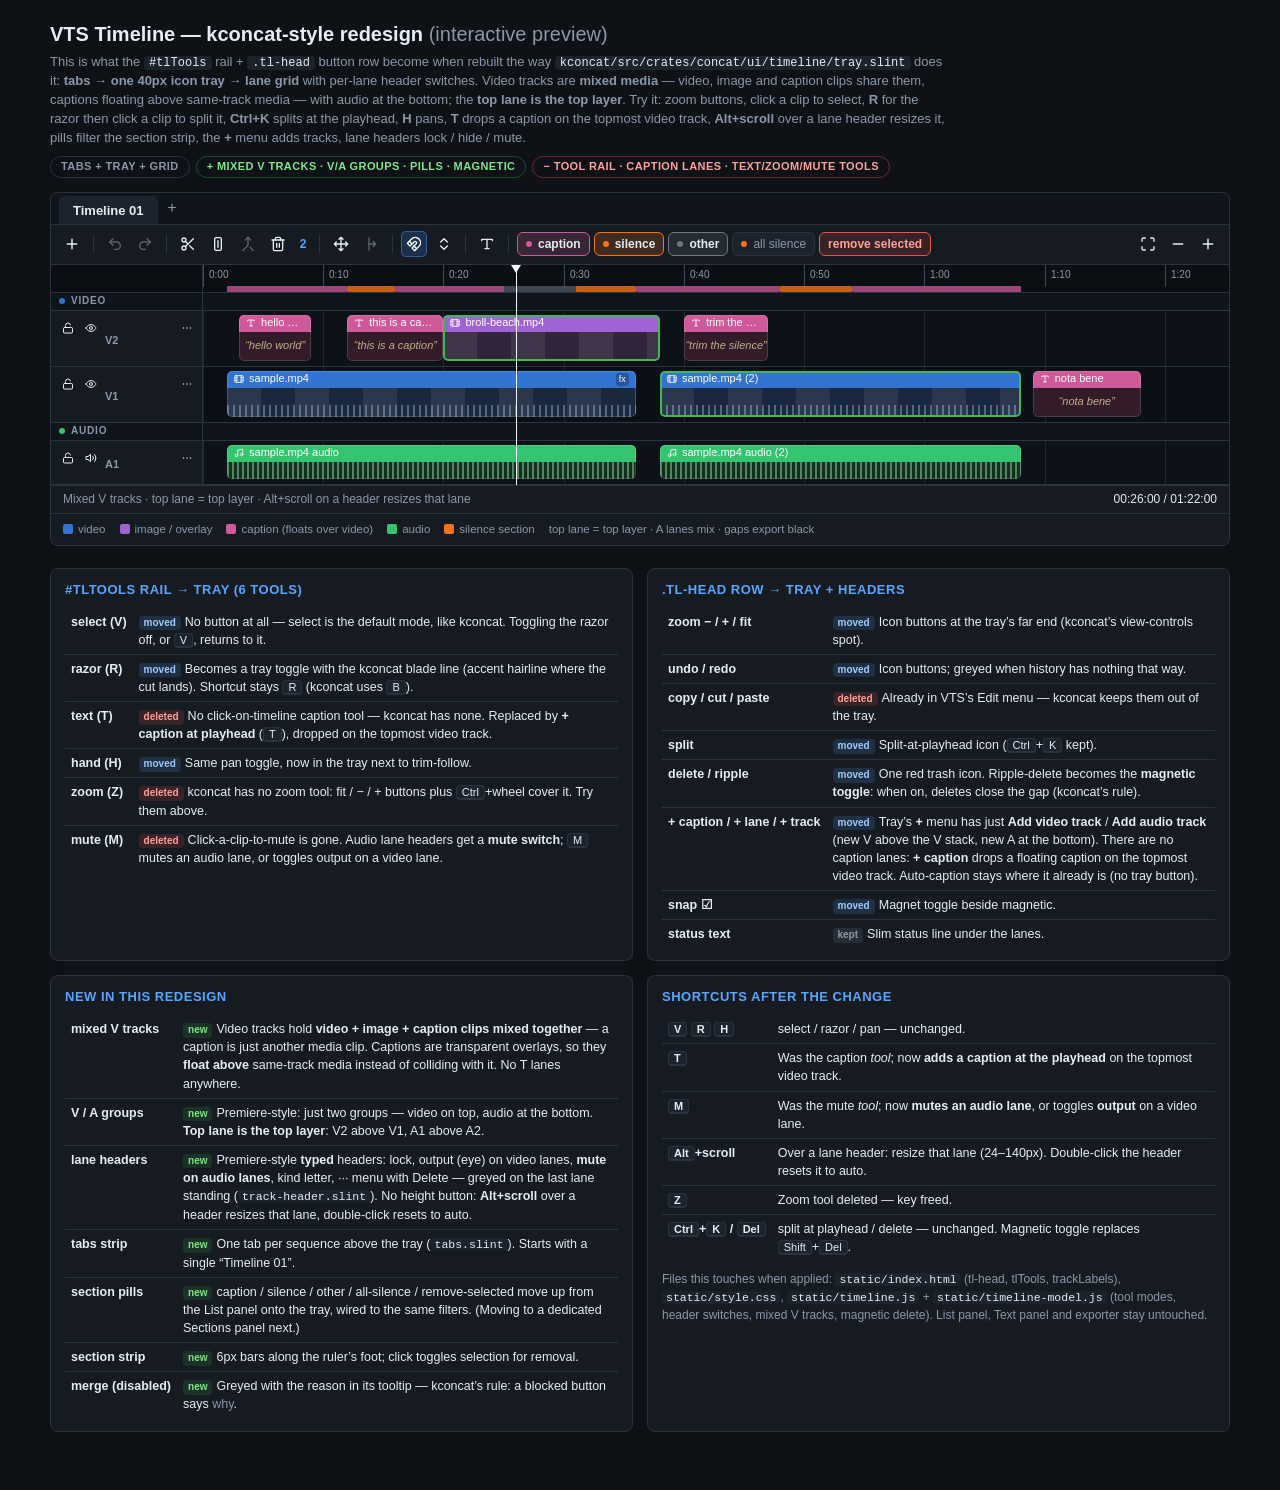
<file: vts-timeline-preview (1).html>
<!DOCTYPE html>
<html lang="en">
<head>
<meta charset="utf-8">
<meta name="viewport" content="width=device-width, initial-scale=1">
<title>VTS Timeline — kconcat-style redesign (preview)</title>
<style>
  :root {
    --bg: #0e1116; --panel: #161b22; --panel-2: #1c232c; --line: #2a3340;
    --text: #e6edf3; --dim: #8b98a9; --accent: #3fb950; --accent-2: #58a6ff;
    --danger: #f85149;
    --lane: #0d1218; --lane-alt: #0b1017; --ruler: #0b0f14;
    --grid: rgba(255,255,255,.09);
    --v-mark: #3373d1; --v-well: #142238;
    --a-mark: #34c46f; --a-well: #12301c;
    --t-mark: #cf5a99; --t-well: #321c29;
    --i-mark: #9f63d6; --i-well: #2a1e34;
  }
  * { box-sizing: border-box; }
  body { margin: 0; background: var(--bg); color: var(--text);
    font: 14px/1.45 -apple-system, BlinkMacSystemFont, "Segoe UI", Roboto, Helvetica, Arial, sans-serif;
    padding: 20px 22px 60px; }
  a { color: var(--accent-2); }
  .page-head { max-width: 1180px; margin: 0 auto 14px; }
  .page-head h1 { font-size: 20px; margin: 0 0 4px; }
  .page-head p { margin: 4px 0; color: var(--dim); font-size: 13px; max-width: 900px; }
  .page-head code { color: var(--text); background: var(--panel-2); padding: 0 5px; border-radius: 4px; font-size: 12px; }
  .badges { display: flex; gap: 6px; margin-top: 8px; flex-wrap: wrap; }
  .badge { font-size: 11px; font-weight: 700; letter-spacing: .4px; text-transform: uppercase;
    border: 1px solid var(--line); border-radius: 20px; padding: 2px 10px; color: var(--dim); }
  .badge.new { color: #7ee787; border-color: #23863688; }
  .badge.gone { color: #ffa198; border-color: #f8514966; }

  /* ============ the redesigned timeline panel ============ */
  .tl-panel { max-width: 1180px; margin: 0 auto; background: var(--panel);
    border: 1px solid var(--line); border-radius: 8px; overflow: hidden; }

  /* tabs (kconcat tabs.slint: one per sequence, above the tray) */
  .tabs { display: flex; align-items: flex-end; gap: 2px; height: 32px;
    background: #10151c; border-bottom: 1px solid var(--line); padding: 0 8px; }
  .tab { border: 0; background: var(--panel-2); color: var(--text); font-size: 13px; font-weight: 600;
    border-radius: 6px 6px 0 0; padding: 7px 14px 6px; cursor: pointer; }
  .tab-add { border: 0; background: none; color: var(--dim); width: 24px; height: 24px; margin-bottom: 4px;
    border-radius: 5px; cursor: pointer; display: flex; align-items: center; justify-content: center; }
  .tab-add:hover { background: var(--panel-2); color: var(--text); }
  .tab-add svg { width: 13px; height: 13px; }

  /* tray (kconcat tray.slint: 40px, 4px gaps, 18px hairline dividers) */
  .tray { display: flex; align-items: center; gap: 4px; height: 40px; padding: 7px 8px;
    background: var(--panel); border-bottom: 1px solid var(--line); overflow-x: auto; scrollbar-width: none; }
  .tray::-webkit-scrollbar { display: none; }
  .tray > * { flex: none; }
  .tb { width: 26px; height: 26px; padding: 0; border: 1px solid transparent; border-radius: 5px;
    background: transparent; color: var(--text); cursor: pointer;
    display: inline-flex; align-items: center; justify-content: center; }
  .tb svg { width: 16px; height: 16px; display: block; }
  .tb:hover:not(:disabled) { background: #2a3340; }
  .tb:disabled { opacity: .35; cursor: default; }
  .tb.on { background: #1c2f4d; border-color: #58a6ff66; color: #fff; }
  .tb.danger:not(:disabled):hover { background: #f8514926; color: #ffa198; }
  .tb.narrow { width: 16px; }
  .tb.narrow svg { width: 11px; height: 11px; }
  .tdiv { width: 9px; height: 26px; position: relative; }
  .tdiv::after { content: ""; position: absolute; left: 4px; top: 4px; width: 1px; height: 18px; background: var(--line); }
  .selcount { min-width: 16px; text-align: center; color: var(--accent-2); font-size: 12px; font-weight: 700; }
  .pill { height: 24px; border-radius: 6px; border: 1px solid var(--line); background: var(--panel-2);
    color: var(--dim); font-size: 12px; padding: 0 8px; cursor: pointer;
    display: inline-flex; align-items: center; gap: 6px; white-space: nowrap; }
  .pill .dot { width: 6px; height: 6px; border-radius: 50%; }
  .pill:hover { border-color: #3d4a5c; color: var(--text); }
  .pill.on { color: var(--text); font-weight: 600; }
  .pill.on.p-cap { border-color: var(--t-mark); background: #cf5a992e; }
  .pill.on.p-sil { border-color: #f97316; background: #f973162e; }
  .pill.on.p-oth { border-color: #6e7681; background: #6e76812e; }
  .pill.warn.on { border-color: var(--danger); background: #f8514926; color: #ffa198; }
  .spacer { flex: 1 1 auto !important; }

  /* popup menus (add-track, more) */
  .pop { position: absolute; z-index: 50; min-width: 190px; background: var(--panel-2);
    border: 1px solid #3d4a5c; border-radius: 8px; box-shadow: 0 12px 28px rgba(0,0,0,.5); padding: 4px; }
  .pop button { display: flex; align-items: center; gap: 8px; width: 100%; border: 0; background: none;
    color: var(--text); font-size: 13px; text-align: left; padding: 6px 10px; border-radius: 5px; cursor: pointer; }
  .pop button:hover { background: #1f6feb; color: #fff; }
  .pop button .tick { width: 16px; color: var(--accent-2); font-weight: 700; }
  .pop button:hover .tick { color: #fff; }
  .pop button svg { width: 13px; height: 13px; flex: none; }
  .pop button:disabled { opacity: .4; cursor: default; }
  .pop button.del:not(:disabled):hover { background: #f8514933; }

  /* lane grid: fixed header column + scrolling lanes */
  .grid { display: flex; align-items: stretch; background: var(--lane); }
  .headers { flex: none; width: 152px; border-right: 1px solid var(--line); background: var(--panel); }
  .hcorner { height: 28px; background: var(--ruler); border-bottom: 1px solid var(--line); }
  .gbar { height: 18px; display: flex; align-items: center; gap: 6px; padding: 0 8px;
    font-size: 10px; font-weight: 700; letter-spacing: .8px; color: var(--dim);
    background: #10151c; border-bottom: 1px solid var(--line); }
  .gbar .dot { width: 6px; height: 6px; border-radius: 50%; flex: none; }
  .gbar-lane { height: 18px; background: #10151c; border-bottom: 1px solid var(--line); }
  .hrow { display: flex; align-items: flex-start; gap: 1px; padding: 6px 4px 0 6px; border-bottom: 1px solid var(--line); }
  .hrow .kind { font-size: 11px; font-weight: 700; color: var(--dim); align-self: center; margin: 0 2px; }
  .hbtn { width: 22px; height: 22px; padding: 0; border: 1px solid transparent; border-radius: 4px;
    background: transparent; color: var(--text); cursor: pointer;
    display: inline-flex; align-items: center; justify-content: center; }
  .hbtn svg { width: 12px; height: 12px; display: block; }
  .hbtn:hover:not(:disabled) { background: #2a3340; }
  .hbtn:disabled { opacity: .3; cursor: default; }
  .hbtn.on { background: #1c2f4d; border-color: #58a6ff66; color: #fff; }
  .hsp { flex: 1; }

  .lanes-scroll { flex: 1; min-width: 0; overflow-x: auto; position: relative; }
  .lanes { position: relative; }
  .ruler { position: relative; height: 28px; background: var(--ruler);
    border-bottom: 1px solid var(--line); overflow: hidden; cursor: pointer; }
  .tick { position: absolute; top: 0; height: 22px; border-left: 1px solid #3d4a5c;
    color: var(--dim); font-size: 10px; padding: 3px 0 0 5px; white-space: nowrap; font-variant-numeric: tabular-nums; }
  .secstrip { position: absolute; left: 0; right: 0; bottom: 0; height: 6px; }
  .sec { position: absolute; bottom: 0; height: 6px; border-radius: 1px; cursor: pointer; border: 0; padding: 0; }
  .sec.k0 { background: #cf5a99bf; } .sec.k1 { background: #f97316cc; } .sec.k2 { background: #6e76818c; }
  .sec.off { opacity: .12; }
  .sec.sel { outline: 1px solid #fff; background: var(--danger); }
  .row { position: relative; border-bottom: 1px solid var(--line); }
  .row.b0 { background: var(--lane); } .row.b1 { background: var(--lane-alt); }
  .row.locked { background-image: repeating-linear-gradient(-45deg, transparent 0 10px, rgba(255,255,255,.018) 10px 20px); }
  .gridline { position: absolute; top: 0; bottom: 0; width: 1px; background: var(--grid); pointer-events: none; }
  .clip { position: absolute; border-radius: 5px; overflow: hidden; cursor: grab; }
  .clip .chead { height: 17px; display: flex; align-items: center; gap: 5px; padding: 0 7px;
    font-size: 11px; color: #fff; white-space: nowrap; overflow: hidden; }
  .clip .chead svg { width: 10px; height: 10px; flex: none; }
  .clip .cbody { position: absolute; left: 0; right: 0; bottom: 0; }
  .clip.k-video { background: var(--v-well); } .clip.k-video .chead { background: var(--v-mark); }
  .clip.k-audio { background: var(--a-well); } .clip.k-audio .chead { background: var(--a-mark); }
  .clip.k-caption { background: var(--t-well); z-index: 2; } .clip.k-caption .chead { background: var(--t-mark); }
  .clip.k-image { background: var(--i-well); } .clip.k-image .chead { background: var(--i-mark); }
  .clip .fx { margin-left: auto; background: rgba(0,0,0,.25); border-radius: 3px; font-size: 9px; padding: 0 3px; flex: none; }
  .clip .muteflag { color: #ffd54a; font-size: 10px; flex: none; }
  .wave { position: absolute; inset: 0;
    background: repeating-linear-gradient(90deg, rgba(167,240,194,.55) 0 2px, transparent 2px 5px);
    -webkit-mask: linear-gradient(#000,#000); opacity: .8; }
  .clip.k-video .wave { background: repeating-linear-gradient(90deg, rgba(169,200,245,.5) 0 2px, transparent 2px 6px); }
  .frames { position: absolute; inset: 0;
    background: repeating-linear-gradient(90deg, rgba(255,255,255,.10) 0 34px, rgba(255,255,255,.03) 34px 68px); }
  .captext { position: absolute; inset: 0; display: flex; align-items: center; justify-content: center;
    color: #ffe4b2b8; font-size: 11px; font-style: italic; white-space: nowrap; overflow: hidden; padding: 0 8px; }
  .clip .outline { position: absolute; inset: 0; border-radius: 5px; pointer-events: none; border: 1px solid rgba(255,255,255,.14); }
  .clip.selected .outline { border: 2px solid var(--accent); }
  .clip.mutedlane { filter: saturate(.4) brightness(.75); }
  .clip.hiddenlane { opacity: .25; }
  .blade { position: absolute; top: 0; bottom: 0; width: 1px; background: var(--accent-2); z-index: 5; pointer-events: none; }
  .playhead { position: absolute; top: 0; bottom: 0; width: 1px; background: #f0f6fc; z-index: 6; pointer-events: none; }
  .playhead::before { content: ""; position: absolute; top: 0; left: -5px;
    border: 5.5px solid transparent; border-top: 8px solid #f0f6fc; }

  .statusline { display: flex; align-items: center; gap: 10px; padding: 5px 12px;
    border-top: 1px solid var(--line); background: var(--panel); font-size: 12px; color: var(--dim); }
  .statusline .tc { margin-left: auto; font-variant-numeric: tabular-nums; color: var(--text); }
  .legend { display: flex; gap: 14px; flex-wrap: wrap; padding: 7px 12px; font-size: 11.5px; color: var(--dim);
    border-top: 1px solid var(--line); background: var(--panel); }
  .legend .sw { display: inline-block; width: 10px; height: 10px; border-radius: 2px; margin-right: 5px; vertical-align: -1px; }

  #toast { position: fixed; left: 50%; bottom: 26px; transform: translateX(-50%) translateY(20px);
    background: var(--panel-2); border: 1px solid #3d4a5c; color: var(--text); font-size: 13px;
    padding: 8px 16px; border-radius: 8px; opacity: 0; pointer-events: none; transition: all .18s; z-index: 99; }
  #toast.show { opacity: 1; transform: translateX(-50%) translateY(0); }

  /* ============ mapping notes ============ */
  .mapping { max-width: 1180px; margin: 22px auto 0; display: grid; grid-template-columns: 1fr 1fr; gap: 14px; }
  @media (max-width: 900px) { .mapping { grid-template-columns: 1fr; } }
  .card { background: var(--panel); border: 1px solid var(--line); border-radius: 8px; padding: 12px 14px; }
  .card h2 { font-size: 13px; margin: 0 0 8px; text-transform: uppercase; letter-spacing: .5px; color: var(--accent-2); }
  .card table { width: 100%; border-collapse: collapse; font-size: 12.5px; }
  .card td, .card th { padding: 5px 6px; border-top: 1px solid var(--line); vertical-align: top; text-align: left; }
  .card tr:first-child td { border-top: 0; }
  .card td.k { white-space: nowrap; color: var(--text); font-weight: 600; }
  .card td .why { color: var(--dim); }
  .tag { display: inline-block; font-size: 10px; font-weight: 700; border-radius: 4px; padding: 0 5px; margin-right: 4px; }
  .tag.del { background: #f8514926; color: #ffa198; }
  .tag.mov { background: #58a6ff26; color: #9ecbff; }
  .tag.new { background: #3fb95026; color: #7ee787; }
  .tag.keep { background: #8b98a926; color: var(--dim); }
  .card code { color: var(--text); background: var(--panel-2); padding: 0 4px; border-radius: 3px; font-size: 11.5px; }
  kbd { background: var(--panel-2); border: 1px solid var(--line); border-bottom-width: 2px; border-radius: 4px;
    padding: 0 5px; font-size: 11px; font-family: inherit; }
</style>
</head>
<body>

<div class="page-head">
  <h1>VTS Timeline &mdash; kconcat-style redesign <span style="color:var(--dim);font-weight:400">(interactive preview)</span></h1>
  <p>This is what the <code>#tlTools</code> rail + <code>.tl-head</code> button row become when rebuilt the way
  <code>kconcat/src/crates/concat/ui/timeline/tray.slint</code> does it: <b>tabs &rarr; one 40px icon tray &rarr; lane grid</b>
  with per-lane header switches. Video tracks are <b>mixed media</b> &mdash; video, image and caption clips share them,
  captions floating above same-track media &mdash; with audio at the bottom; the <b>top lane is the top layer</b>.
  Try it: zoom buttons, click a clip to select, <b>R</b> for the razor then click a clip to split it,
  <b>Ctrl+K</b> splits at the playhead, <b>H</b> pans, <b>T</b> drops a caption on the topmost video track,
  <b>Alt+scroll</b> over a lane header resizes it,
  pills filter the section strip, the <b>+</b> menu adds tracks, lane headers lock / hide / mute.</p>
  <div class="badges">
    <span class="badge">tabs + tray + grid</span>
    <span class="badge new">+ mixed V tracks &middot; V/A groups &middot; pills &middot; magnetic</span>
    <span class="badge gone">&minus; tool rail &middot; caption lanes &middot; text/zoom/mute tools</span>
  </div>
</div>

<!-- ================= THE REDESIGNED TIMELINE ================= -->
<section class="tl-panel" aria-label="Timeline (redesign preview)">

  <div class="tabs" role="tablist" aria-label="Timelines">
    <button class="tab" role="tab" aria-selected="true">Timeline 01</button>
    <button class="tab-add" id="tabAdd" title="New timeline (kconcat tabs.slint — one tab per sequence)">
      <svg viewBox="0 0 24 24" fill="none" stroke="currentColor" stroke-width="2.4" stroke-linecap="round"><path d="M5 12h14M12 5v14"/></svg>
    </button>
  </div>

  <div class="tray" id="tray" role="toolbar" aria-label="Timeline tools">
    <button class="tb" id="btnAdd" title="Add track"></button>
    <span class="tdiv"></span>
    <button class="tb" id="btnUndo" title="Undo (Ctrl+Z)"></button>
    <button class="tb" id="btnRedo" title="Redo (Ctrl+Shift+Z)"></button>
    <span class="tdiv"></span>
    <button class="tb" id="btnSplit" title="Split at the playhead (Ctrl+K)"></button>
    <button class="tb" id="btnRazor" title="Razor: click a clip to split it there (R)"></button>
    <button class="tb" id="btnMerge" title="Merge selected — needs 2+ adjacent clips on one lane (not in VTS yet)" disabled></button>
    <button class="tb danger" id="btnTrash" title="Delete selected (Del)"></button>
    <span class="selcount" id="selCount" hidden></span>
    <span class="tdiv"></span>
    <button class="tb" id="btnPan" title="Pan: drag to scroll the timeline (H)"></button>
    <button class="tb" id="btnTrimFollow" title="Trim follow: the playhead rides a clip edge while it is dragged (not in VTS yet)" disabled></button>
    <span class="tdiv"></span>
    <button class="tb" id="btnSnap" title="Snap to edges"></button>
    <button class="tb" id="btnMagnet" title="Magnetic: deletes and trims close the gap"></button>
    <span class="tdiv"></span>
    <button class="tb" id="btnAddCap" title="Add a caption at the playhead, on the topmost video track (T)"></button>
    <span class="tdiv"></span>
    <button class="pill on p-cap" data-pill="caption" title="Show caption sections"><span class="dot" style="background:#cf5a99"></span>caption</button>
    <button class="pill on p-sil" data-pill="silence" title="Show silence sections"><span class="dot" style="background:#f97316"></span>silence</button>
    <button class="pill on p-oth" data-pill="other" title="Show other sections"><span class="dot" style="background:#6e7681"></span>other</button>
    <button class="pill p-sil" id="pillAllSil" title="Select every silence section"><span class="dot" style="background:#f97316"></span>all silence</button>
    <button class="pill warn on" id="pillRemove" hidden title="Remove the selected sections">remove selected</button>
    <span class="spacer"></span>
    <button class="tb" id="btnFit" title="Zoom to fit"></button>
    <button class="tb" id="btnZout" title="Zoom out"></button>
    <button class="tb" id="btnZin" title="Zoom in"></button>
  </div>

  <div class="grid">
    <div class="headers" id="headers"><div class="hcorner"></div></div>
    <div class="lanes-scroll" id="scroll"><div class="lanes" id="lanes"></div></div>
  </div>

  <div class="statusline"><span id="status">click = select + seek &middot; shift = add &middot; drag empty lane with pan on to scroll &middot; ctrl+wheel = zoom &middot; alt+wheel on a header = lane height</span><span class="tc" id="tc"></span></div>
  <div class="legend">
    <span><i class="sw" style="background:#3373d1"></i>video</span>
    <span><i class="sw" style="background:#9f63d6"></i>image / overlay</span>
    <span><i class="sw" style="background:#cf5a99"></i>caption (floats over video)</span>
    <span><i class="sw" style="background:#34c46f"></i>audio</span>
    <span><i class="sw" style="background:#f97316"></i>silence section</span>
    <span class="dim">top lane = top layer &middot; A lanes mix &middot; gaps export black</span>
  </div>
</section>

<!-- ================= WHAT CHANGED ================= -->
<div class="mapping">
  <div class="card">
    <h2>#tlTools rail &rarr; tray (6 tools)</h2>
    <table>
      <tr><td class="k">select (V)</td><td><span class="tag mov">moved</span>No button at all &mdash; select is the default mode, like kconcat. Toggling the razor off, or <kbd>V</kbd>, returns to it.</td></tr>
      <tr><td class="k">razor (R)</td><td><span class="tag mov">moved</span>Becomes a tray toggle with the kconcat blade line (accent hairline where the cut lands). Shortcut stays <kbd>R</kbd> (kconcat uses <kbd>B</kbd>).</td></tr>
      <tr><td class="k">text (T)</td><td><span class="tag del">deleted</span>No click-on-timeline caption tool &mdash; kconcat has none. Replaced by <b>+ caption at playhead</b> (<kbd>T</kbd>), dropped on the topmost video track.</td></tr>
      <tr><td class="k">hand (H)</td><td><span class="tag mov">moved</span>Same pan toggle, now in the tray next to trim-follow.</td></tr>
      <tr><td class="k">zoom (Z)</td><td><span class="tag del">deleted</span>kconcat has no zoom tool: fit / &minus; / + buttons plus <kbd>Ctrl</kbd>+wheel cover it. Try them above.</td></tr>
      <tr><td class="k">mute (M)</td><td><span class="tag del">deleted</span>Click-a-clip-to-mute is gone. Audio lane headers get a <b>mute switch</b>; <kbd>M</kbd> mutes an audio lane, or toggles output on a video lane.</td></tr>
    </table>
  </div>
  <div class="card">
    <h2>.tl-head row &rarr; tray + headers</h2>
    <table>
      <tr><td class="k">zoom &minus; / + / fit</td><td><span class="tag mov">moved</span>Icon buttons at the tray&rsquo;s far end (kconcat&rsquo;s view-controls spot).</td></tr>
      <tr><td class="k">undo / redo</td><td><span class="tag mov">moved</span>Icon buttons; greyed when history has nothing that way.</td></tr>
      <tr><td class="k">copy / cut / paste</td><td><span class="tag del">deleted</span>Already in VTS&rsquo;s Edit menu &mdash; kconcat keeps them out of the tray.</td></tr>
      <tr><td class="k">split</td><td><span class="tag mov">moved</span>Split-at-playhead icon (<kbd>Ctrl</kbd>+<kbd>K</kbd> kept).</td></tr>
      <tr><td class="k">delete / ripple</td><td><span class="tag mov">moved</span>One red trash icon. Ripple-delete becomes the <b>magnetic toggle</b>: when on, deletes close the gap (kconcat&rsquo;s rule).</td></tr>
      <tr><td class="k">+ caption / + lane / + track</td><td><span class="tag mov">moved</span>Tray&rsquo;s <b>+</b> menu has just <b>Add video track</b> / <b>Add audio track</b> (new V above the V stack, new A at the bottom). There are no caption lanes: <b>+ caption</b> drops a floating caption on the topmost video track. Auto-caption stays where it already is (no tray button).</td></tr>
      <tr><td class="k">snap &#9745;</td><td><span class="tag mov">moved</span>Magnet toggle beside magnetic.</td></tr>
      <tr><td class="k">status text</td><td><span class="tag keep">kept</span>Slim status line under the lanes.</td></tr>
    </table>
  </div>
  <div class="card">
    <h2>New in this redesign</h2>
    <table>
      <tr><td class="k">mixed V tracks</td><td><span class="tag new">new</span>Video tracks hold <b>video + image + caption clips mixed together</b> &mdash; a caption is just another media clip. Captions are transparent overlays, so they <b>float above</b> same-track media instead of colliding with it. No T lanes anywhere.</td></tr>
      <tr><td class="k">V / A groups</td><td><span class="tag new">new</span>Premiere-style: just two groups &mdash; video on top, audio at the bottom. <b>Top lane is the top layer</b>: V2 above V1, A1 above A2.</td></tr>
      <tr><td class="k">lane headers</td><td><span class="tag new">new</span>Premiere-style <b>typed</b> headers: lock, output (eye) on video lanes, <b>mute on audio lanes</b>, kind letter, &middot;&middot;&middot; menu with Delete &mdash; greyed on the last lane standing (<code>track-header.slint</code>). No height button: <b>Alt+scroll</b> over a header resizes that lane, double-click resets to auto.</td></tr>
      <tr><td class="k">tabs strip</td><td><span class="tag new">new</span>One tab per sequence above the tray (<code>tabs.slint</code>). Starts with a single &ldquo;Timeline 01&rdquo;.</td></tr>
      <tr><td class="k">section pills</td><td><span class="tag new">new</span>caption / silence / other / all-silence / remove-selected move up from the List panel onto the tray, wired to the same filters. (Moving to a dedicated Sections panel next.)</td></tr>
      <tr><td class="k">section strip</td><td><span class="tag new">new</span>6px bars along the ruler&rsquo;s foot; click toggles selection for removal.</td></tr>
      <tr><td class="k">merge (disabled)</td><td><span class="tag new">new</span>Greyed with the reason in its tooltip &mdash; kconcat&rsquo;s rule: a blocked button says <span class="why">why</span>.</td></tr>
    </table>
  </div>
  <div class="card">
    <h2>Shortcuts after the change</h2>
    <table>
      <tr><td class="k"><kbd>V</kbd> <kbd>R</kbd> <kbd>H</kbd></td><td>select / razor / pan &mdash; unchanged.</td></tr>
      <tr><td class="k"><kbd>T</kbd></td><td>Was the caption <i>tool</i>; now <b>adds a caption at the playhead</b> on the topmost video track.</td></tr>
      <tr><td class="k"><kbd>M</kbd></td><td>Was the mute <i>tool</i>; now <b>mutes an audio lane</b>, or toggles <b>output</b> on a video lane.</td></tr>
      <tr><td class="k"><kbd>Alt</kbd>+scroll</td><td>Over a lane header: resize that lane (24&ndash;140px). Double-click the header resets it to auto.</td></tr>
      <tr><td class="k"><kbd>Z</kbd></td><td>Zoom tool deleted &mdash; key freed.</td></tr>
      <tr><td class="k"><kbd>Ctrl</kbd>+<kbd>K</kbd> / <kbd>Del</kbd></td><td>split at playhead / delete &mdash; unchanged. Magnetic toggle replaces <kbd>Shift</kbd>+<kbd>Del</kbd>.</td></tr>
    </table>
    <p style="color:var(--dim);font-size:12px;margin:10px 0 0">Files this touches when applied: <code>static/index.html</code> (tl-head, tlTools, trackLabels), <code>static/style.css</code>, <code>static/timeline.js</code> + <code>static/timeline-model.js</code> (tool modes, header switches, mixed V tracks, magnetic delete). List panel, Text panel and exporter stay untouched.</p>
  </div>
</div>

<div id="toast"></div>

<script>
/* ---------- icons (Lucide-style, 24-grid, like kconcat icons.slint) ---------- */
const P = {
  plus: '<path d="M5 12h14M12 5v14"/>',
  minus: '<path d="M5 12h14"/>',
  undo: '<path d="M9 14 4 9l5-5"/><path d="M4 9h10.5a5.5 5.5 0 0 1 5.5 5.5 5.5 5.5 0 0 1-5.5 5.5H11"/>',
  redo: '<path d="m15 14 5-5-5-5"/><path d="M20 9H9.5A5.5 5.5 0 0 0 4 14.5 5.5 5.5 0 0 0 9.5 20H13"/>',
  split: '<circle cx="6" cy="6" r="3"/><circle cx="6" cy="18" r="3"/><path d="M20 4 8.12 15.88M14.47 14.48 20 20M8.12 8.12 12 12"/>',
  razor: '<rect x="7" y="2.5" width="10" height="19" rx="2"/><path d="M12 7v10"/>',
  merge: '<path d="m8 6 4-4 4 4"/><path d="M12 2v10.3a4 4 0 0 1-1.172 2.872L4 22"/><path d="m20 22-5-5"/>',
  trash: '<path d="M3 6h18"/><path d="M19 6v14a2 2 0 0 1-2 2H7a2 2 0 0 1-2-2V6"/><path d="M8 6V4a2 2 0 0 1 2-2h4a2 2 0 0 1 2 2v2"/><path d="M10 11v6M14 11v6"/>',
  hand: '<path d="M5 9l-3 3 3 3M9 5l3-3 3 3M15 19l-3 3-3-3M19 9l3 3-3 3M2 12h20M12 2v20"/>',
  trimfollow: '<path d="M9 3v18"/><path d="M9 12h10M15 8l4 4-4 4"/>',
  magnet: '<path d="m6 15-4-4 6.75-6.77a7.79 7.79 0 0 1 11 11L13 22l-4-4 6.39-6.36a2.14 2.14 0 0 0-3-3L6 15"/><path d="m5 8 4 4M12 15l4 4"/>',
  magnetic: '<path d="m7 15 5 5 5-5M7 9l5-5 5 5"/>',
  type: '<path d="M4 7V5h16v2M12 5v14M9 19h6"/>',
  fit: '<path d="M8 3H5a2 2 0 0 0-2 2v3M21 8V5a2 2 0 0 0-2-2h-3M3 16v3a2 2 0 0 0 2 2h3M16 21h3a2 2 0 0 0 2-2v-3"/>',
  eye: '<path d="M2 12s3.5-7 10-7 10 7 10 7-3.5 7-10 7-10-7-10-7Z"/><circle cx="12" cy="12" r="3"/>',
  eyeoff: '<path d="M9.88 9.88a3 3 0 1 0 4.24 4.24"/><path d="M10.73 5.08A10.4 10.4 0 0 1 12 5c7 0 10 7 10 7a13.2 13.2 0 0 1-1.67 2.68"/><path d="M6.61 6.61A13.5 13.5 0 0 0 2 12s3 7 10 7a9.7 9.7 0 0 0 5.39-1.61"/><path d="m2 2 20 20"/>',
  vol: '<path d="M11 5 6 9H2v6h4l5 4V5Z"/><path d="M15.54 8.46a5 5 0 0 1 0 7.07M19.07 4.93a10 10 0 0 1 0 14.14"/>',
  volx: '<path d="M11 5 6 9H2v6h4l5 4V5Z"/><path d="m22 9-6 6M16 9l6 6"/>',
  lock: '<rect x="3" y="11" width="18" height="11" rx="2"/><path d="M7 11V7a5 5 0 0 1 10 0v4"/>',
  unlock: '<rect x="3" y="11" width="18" height="11" rx="2"/><path d="M7 11V7a5 5 0 0 1 9.9-1"/>',
  more: '<circle cx="5" cy="12" r="1.4" fill="currentColor" stroke="none"/><circle cx="12" cy="12" r="1.4" fill="currentColor" stroke="none"/><circle cx="19" cy="12" r="1.4" fill="currentColor" stroke="none"/>',
  film: '<rect x="2" y="4" width="20" height="16" rx="2"/><path d="M7 4v16M17 4v16M2 9h5M2 15h5M17 9h5M17 15h5"/>',
  music: '<path d="M9 18V5l12-2v13"/><circle cx="6" cy="18" r="3"/><circle cx="18" cy="16" r="3"/>',
};
const icon = (n, sw) => `<svg viewBox="0 0 24 24" fill="none" stroke="currentColor" stroke-width="${sw||2}" stroke-linecap="round" stroke-linejoin="round" aria-hidden="true">${P[n]}</svg>`;
const set = (id, n, sw) => document.getElementById(id).innerHTML = icon(n, sw);
set('btnAdd','plus',2.2); set('btnUndo','undo'); set('btnRedo','redo'); set('btnSplit','split');
set('btnRazor','razor'); set('btnMerge','merge'); set('btnTrash','trash'); set('btnPan','hand');
set('btnTrimFollow','trimfollow'); set('btnSnap','magnet'); set('btnMagnet','magnetic');
set('btnAddCap','type'); set('btnFit','fit'); set('btnZout','minus',2.2); set('btnZin','plus',2.2);

/* ---------- mock model: mixed V tracks, captions float above ---------- */
let tracks = [
  { id:'v2', kind:'V', h:null, locked:false, visible:true, muted:false },
  { id:'v1', kind:'V', h:null, locked:false, visible:true, muted:false },
  { id:'a1', kind:'A', h:null, locked:false, visible:true, muted:false },
];
let clips = [
  { id:'c1', name:'sample.mp4', kind:'video', track:'v1', start:2, dur:34, selected:false, fx:true },
  { id:'c2', name:'sample.mp4 (2)', kind:'video', track:'v1', start:38, dur:30, selected:true },
  { id:'c9', name:'nota bene', kind:'caption', track:'v1', start:69, dur:9, selected:false },
  { id:'c6', name:'hello world', kind:'caption', track:'v2', start:3, dur:6, selected:false },
  { id:'c7', name:'this is a caption', kind:'caption', track:'v2', start:12, dur:8, selected:false },
  { id:'c3', name:'broll-beach.mp4', kind:'image', track:'v2', start:20, dur:18, selected:true },
  { id:'c8', name:'trim the silence', kind:'caption', track:'v2', start:40, dur:7, selected:false },
  { id:'c4', name:'sample.mp4 audio', kind:'audio', track:'a1', start:2, dur:34, selected:false },
  { id:'c5', name:'sample.mp4 audio (2)', kind:'audio', track:'a1', start:38, dur:30, selected:false },
];
let sections = [
  { start:2, dur:10, k:0, sel:false }, { start:12, dur:4, k:1, sel:false },
  { start:16, dur:9, k:0, sel:false }, { start:25, dur:6, k:2, sel:false },
  { start:31, dur:5, k:1, sel:false }, { start:36, dur:12, k:0, sel:false },
  { start:48, dur:6, k:1, sel:false }, { start:54, dur:14, k:0, sel:false },
];
// Just two groups. A video track is mixed media — video, image and caption
// clips share it — and captions float above same-track media (z-index),
// because a transparent overlay never collides with the picture under it.
const GROUPS = [
  { label:'Video', kinds:['V'], color:'#3373d1' },
  { label:'Audio', kinds:['A'], color:'#34c46f' },
];
const S = { pps: 8, playhead: 26, tool:'select', pan:false, snap:true, magnetic:false,
  filters:{ caption:true, silence:true, other:true } };
const undoStack = [], redoStack = [];
const $ = id => document.getElementById(id);
const trackById = id => tracks.find(t => t.id === id);
// Premiere numbering: video stacks bottom-up (V1 at the foot), audio
// top-down (A1 first). Position = layer.
const trackName = t => {
  const same = tracks.filter(x => x.kind === t.kind);
  const i = same.indexOf(t);
  const n = t.kind === 'A' ? i + 1 : same.length - i;
  return t.kind + n;
};
// Lane height: explicit pixels once Alt+scroll sets one, else the auto
// height for the kind. (No height button anymore — the shortcut owns it.)
const rowH = t => t.h != null ? t.h : (t.kind === 'V' ? 56 : 44);
const end = () => Math.max(70, ...clips.map(c => c.start + c.dur), ...sections.map(s => s.start + s.dur)) + 4;
const fmt = s => `${Math.floor(s/60)}:${String(Math.floor(s%60)).padStart(2,'0')}`;
const fmtTC = s => { const f = Math.floor((s%1)*30); return `${String(Math.floor(s/60)).padStart(2,'0')}:${String(Math.floor(s%60)).padStart(2,'0')}:${String(f).padStart(2,'0')}`; };

let toastT;
function toast(msg){ const t = $('toast'); t.textContent = msg; t.classList.add('show');
  clearTimeout(toastT); toastT = setTimeout(() => t.classList.remove('show'), 2200); }
function status(msg){ $('status').textContent = msg; }
function snap(arr){ return JSON.parse(JSON.stringify(arr)); }
function commit(){ // snapshot for undo — call BEFORE mutating, then render()
  undoStack.push({ clips: snap(clips), tracks: snap(tracks), sections: snap(sections) });
  if (undoStack.length > 60) undoStack.shift();
  redoStack.length = 0;
}
function doUndo(){
  if (!undoStack.length) return;
  redoStack.push({ clips: snap(clips), tracks: snap(tracks), sections: snap(sections) });
  const s = undoStack.pop(); clips = s.clips; tracks = s.tracks; sections = s.sections;
  render(); status('undo');
}
function doRedo(){
  if (!redoStack.length) return;
  undoStack.push({ clips: snap(clips), tracks: snap(tracks), sections: snap(sections) });
  const s = redoStack.pop(); clips = s.clips; tracks = s.tracks; sections = s.sections;
  render(); status('redo');
}

/* ---------- render ---------- */
const KIND_ICON = { video:'film', audio:'music', caption:'type', image:'film' };
function render(){
  renderHeaders(); renderLanes(); renderTray();
  $('tc').textContent = `${fmtTC(S.playhead)} / ${fmtTC(end())}`;
}
function renderTray(){
  $('btnUndo').disabled = !undoStack.length;
  $('btnRedo').disabled = !redoStack.length;
  $('btnRazor').classList.toggle('on', S.tool === 'split');
  $('btnPan').classList.toggle('on', S.pan);
  $('btnSnap').classList.toggle('on', S.snap);
  $('btnMagnet').classList.toggle('on', S.magnetic);
  const n = clips.filter(c => c.selected).length;
  $('btnTrash').disabled = !n;
  $('selCount').hidden = n < 2; $('selCount').textContent = n;
  document.querySelectorAll('[data-pill]').forEach(b =>
    b.classList.toggle('on', !!S.filters[b.dataset.pill]));
  $('pillRemove').hidden = !sections.some(s => s.sel);
  $('lanes').style.cursor = S.tool === 'split' ? 'crosshair' : S.pan ? 'grab' : '';
}
function renderHeaders(){
  const box = $('headers');
  box.querySelectorAll('.hrow,.gbar').forEach(e => e.remove());
  GROUPS.forEach(g => {
    const gt = tracks.filter(t => g.kinds.includes(t.kind));
    if (!gt.length) return;
    const bar = document.createElement('div');
    bar.className = 'gbar';
    bar.innerHTML = `<span class="dot" style="background:${g.color}"></span>${g.label.toUpperCase()}`;
    box.appendChild(bar);
    gt.forEach(t => box.appendChild(headerRow(t)));
  });
}
function headerRow(t){
  const r = document.createElement('div');
  r.className = 'hrow'; r.style.height = rowH(t) + 'px';
  // Premiere-style typed headers: lock, output (eye) on video lanes, mute
  // on audio lanes, kind letter, ···. No height button — Alt+scroll over
  // the header resizes the lane, double-click resets it to auto.
  const outBtn = t.kind === 'A'
    ? `<button class="hbtn ${t.muted ? 'on' : ''}" data-h="mute" title="${t.muted ? 'Unmute' : 'Mute'} lane ${trackName(t)} (M)">${icon(t.muted ? 'volx' : 'vol', 2)}</button>`
    : `<button class="hbtn ${!t.visible ? 'on' : ''}" data-h="vis" title="${t.visible ? 'Hide' : 'Show'} lane ${trackName(t)}">${icon(t.visible ? 'eye' : 'eyeoff', 2)}</button>`;
  r.innerHTML =
    `<button class="hbtn ${t.locked ? 'on' : ''}" data-h="lock" title="${t.locked ? 'Unlock' : 'Lock'} lane ${trackName(t)}">${icon(t.locked ? 'lock' : 'unlock', 2)}</button>` +
    outBtn +
    `<span class="kind">${trackName(t)}</span><span class="hsp"></span>` +
    `<button class="hbtn" data-h="more" title="More actions for lane ${trackName(t)}">${icon('more', 2)}</button>`;
  r.title = `Alt+scroll: lane height · double-click: auto height (${trackName(t)})`;
  r.querySelectorAll('.hbtn').forEach(b => b.addEventListener('click', ev => {
    ev.stopPropagation(); headerAct(t, b.dataset.h, b);
  }));
  // Premiere-style lane height: Alt+scroll over the header steps this lane
  // 24–140px. A view tweak like zoom — deliberately not an undo step.
  r.addEventListener('wheel', ev => {
    if (!ev.altKey) return;
    ev.preventDefault();
    t.h = Math.min(140, Math.max(24, rowH(t) + (ev.deltaY < 0 ? 4 : -4)));
    render();
    status(`lane ${trackName(t)} height ${t.h}px (double-click header for auto)`);
  }, { passive:false });
  r.addEventListener('dblclick', ev => {
    if (ev.target.closest('.hbtn')) return;
    t.h = null; render(); status(`lane ${trackName(t)} height: auto`);
  });
  return r;
}
function renderLanes(){
  const L = $('lanes'), W = Math.ceil(end() * S.pps) + 40;
  L.style.width = W + 'px';
  L.innerHTML = '';
  // ruler
  const ruler = document.createElement('div');
  ruler.className = 'ruler'; ruler.style.width = W + 'px';
  const steps = [0.5,1,2,5,10,15,30,60,120];
  const step = steps.find(s => s * S.pps >= 70) || 120;
  let gridHTML = '';
  for (let t = 0; t <= end(); t += step){
    const x = Math.round(t * S.pps);
    ruler.insertAdjacentHTML('beforeend', `<span class="tick" style="left:${x}px">${fmt(t)}</span>`);
    gridHTML += `<span class="gridline" style="left:${x}px"></span>`;
  }
  const strip = document.createElement('div'); strip.className = 'secstrip';
  const KN = ['caption','silence','other'];
  sections.forEach((s, i) => {
    const b = document.createElement('button');
    b.className = `sec k${s.k}${s.sel ? ' sel' : ''}${S.filters[KN[s.k]] ? '' : ' off'}`;
    b.style.left = (s.start * S.pps) + 'px'; b.style.width = Math.max(2, s.dur * S.pps) + 'px';
    b.title = `${KN[s.k]} ${fmt(s.start)}–${fmt(s.start + s.dur)} — click to ${s.sel ? 'unselect' : 'select for removal'}`;
    b.addEventListener('click', ev => { ev.stopPropagation(); s.sel = !s.sel; render();
      status(s.sel ? 'section marked for removal' : 'section unmarked'); });
    strip.appendChild(b);
  });
  ruler.appendChild(strip);
  L.appendChild(ruler);
  // rows + clips, grouped Premiere-style (video / audio)
  GROUPS.forEach(g => {
    const gt = tracks.filter(t => g.kinds.includes(t.kind));
    if (!gt.length) return;
    const bar = document.createElement('div');
    bar.className = 'gbar-lane'; bar.style.width = W + 'px';
    L.appendChild(bar);
    gt.forEach(t => {
      const row = document.createElement('div');
      row.className = `row b${tracks.indexOf(t) % 2}${t.locked ? ' locked' : ''}`;
      row.style.cssText += `;width:${W}px;height:${rowH(t)}px`;
      row.innerHTML = gridHTML;
      row.addEventListener('mousedown', ev => { if (ev.target === row) lanePress(ev, t); });
      clips.filter(c => c.track === t.id).forEach(c => row.appendChild(clipEl(c, t)));
      L.appendChild(row);
    });
  });
  // blade + playhead
  const blade = document.createElement('div');
  blade.className = 'blade'; blade.id = 'blade'; blade.hidden = true; L.appendChild(blade);
  const ph = document.createElement('div');
  ph.className = 'playhead'; ph.style.left = (S.playhead * S.pps) + 'px';
  ph.style.height = L.scrollHeight + 'px'; L.appendChild(ph);
  ruler.addEventListener('mousedown', ev => { if (ev.target === ruler || ev.target.classList.contains('tick')) seekEv(ev); });
  L.onmousemove = bladeEv; L.onmouseleave = () => { $('blade').hidden = true; };
}
function clipEl(c, t){
  const d = document.createElement('div');
  d.className = `clip k-${c.kind}${c.selected ? ' selected' : ''}${t.muted ? ' mutedlane' : ''}${!t.visible ? ' hiddenlane' : ''}`;
  const top = 4, h = Math.max(8, rowH(t) - 10);
  d.style.cssText = `left:${c.start * S.pps}px;top:${top}px;width:${Math.max(3, c.dur * S.pps)}px;height:${h}px`;
  let body = '';
  const bh = Math.max(0, h - 17);
  if (bh > 4){
    if (c.kind === 'audio') body = `<div class="cbody" style="height:${bh}px"><div class="wave"></div></div>`;
    else if (c.kind === 'video') body = `<div class="cbody" style="height:${bh}px"><div class="frames"></div><div class="wave" style="top:auto;height:${Math.min(bh, 12)}px"></div></div>`;
    else if (c.kind === 'caption' && bh > 10) body = `<div class="cbody" style="height:${bh}px"><div class="captext">“${c.name}”</div></div>`;
    else if (c.kind === 'image') body = `<div class="cbody" style="height:${bh}px"><div class="frames"></div></div>`;
  }
  d.innerHTML = `<div class="chead">${icon(KIND_ICON[c.kind], 2)}<span style="overflow:hidden;text-overflow:ellipsis">${c.name}</span>` +
    `${c.fx ? '<span class="fx">fx</span>' : ''}</div>${body}<div class="outline"></div>`;
  d.title = `${c.name} — ${trackName(t)} ${fmt(c.start)}–${fmt(c.start + c.dur)}`;
  d.addEventListener('mousedown', ev => { ev.stopPropagation(); clipPress(ev, c); });
  return d;
}

/* ---------- gestures ---------- */
function lanesX(ev){
  const r = $('lanes').getBoundingClientRect();
  return ev.clientX - r.left;
}
function seekEv(ev){
  if (S.pan || S.tool === 'split') return;
  S.playhead = Math.max(0, lanesX(ev) / S.pps);
  clips.forEach(c => c.selected = false);
  render(); status(`playhead ${fmtTC(S.playhead)}`);
}
function lanePress(ev, t){
  if (S.pan){ startPan(ev); return; }
  if (S.tool === 'split'){ status('razor: click a clip to split it'); return; }
  S.playhead = Math.max(0, lanesX(ev) / S.pps);
  clips.forEach(c => c.selected = false);
  render();
}
function clipPress(ev, c){
  const t = trackById(c.track);
  if (S.pan){ startPan(ev); return; }
  if (t.locked){ status(`lane ${trackName(t)} is locked`); return; }
  if (S.tool === 'split'){
    const at = lanesX(ev) / S.pps;
    if (at <= c.start + 0.05 || at >= c.start + c.dur - 0.05){ status('too close to the edge to split'); return; }
    const cut = Math.round(at * 30) / 30;
    const id = 'c' + Math.random().toString(36).slice(2, 7);
    const i = clips.indexOf(c);
    commit();
    clips.splice(i + 1, 0, { ...c, id, start: cut, dur: c.start + c.dur - cut, selected: false });
    c.dur = cut - c.start; c.selected = false;
    render(); status(`split ${c.name} at ${fmtTC(cut)}`);
    return;
  }
  if (!ev.shiftKey && !ev.ctrlKey && !ev.metaKey) clips.forEach(x => x.selected = false);
  c.selected = ev.shiftKey || ev.ctrlKey || ev.metaKey ? !c.selected : true;
  S.playhead = Math.min(Math.max(S.playhead, c.start), c.start + c.dur);
  render();
}
function bladeEv(ev){
  const b = $('blade'); if (!b) return;
  if (S.tool !== 'split'){ b.hidden = true; return; }
  const t = Math.round(lanesX(ev) / S.pps * 30) / 30; // kconcat: the frame under the pointer
  b.hidden = false; b.style.left = (t * S.pps) + 'px';
}
function startPan(ev){
  const sc = $('scroll'), x0 = ev.clientX, l0 = sc.scrollLeft;
  $('lanes').style.cursor = 'grabbing';
  const mv = e => { sc.scrollLeft = l0 - (e.clientX - x0); };
  const up = () => { window.removeEventListener('mousemove', mv); window.removeEventListener('mouseup', up); renderTray(); };
  window.addEventListener('mousemove', mv); window.addEventListener('mouseup', up);
}
$('scroll').addEventListener('wheel', ev => {
  if (ev.ctrlKey || ev.metaKey){
    ev.preventDefault();
    zoomBy(Math.pow(1.0015, -ev.deltaY));
  }
}, { passive: false });

/* ---------- header actions ---------- */
function headerAct(t, act, btn){
  if (act === 'lock'){ t.locked = !t.locked; render(); status(`lane ${trackName(t)} ${t.locked ? 'locked' : 'unlocked'}`); }
  if (act === 'vis'){ t.visible = !t.visible; render(); status(`lane ${trackName(t)} ${t.visible ? 'shown' : 'hidden'}`); }
  if (act === 'mute'){ t.muted = !t.muted; render(); status(`lane ${trackName(t)} ${t.muted ? 'muted' : 'unmuted'}`); }
  if (act === 'more') openMoreMenu(t, btn);
}

/* ---------- popups ---------- */
let popEl = null;
function closePop(){ if (popEl){ popEl.remove(); popEl = null; } }
document.addEventListener('click', ev => { if (popEl && !popEl.contains(ev.target)) closePop(); });
function openPop(anchor, build, align){
  closePop();
  popEl = document.createElement('div'); popEl.className = 'pop';
  build(popEl);
  document.body.appendChild(popEl);
  const r = anchor.getBoundingClientRect();
  popEl.style.top = (r.bottom + 6 + scrollY) + 'px';
  // the ··· menu hangs from the button's trailing edge (kconcat MoreMenu),
  // so it opens over the header column instead of over the lanes
  if (align === 'right') popEl.style.left = Math.max(8, r.right + scrollX - popEl.offsetWidth) + 'px';
  else popEl.style.left = Math.min(r.left + scrollX, innerWidth - 210) + 'px';
}
$('btnAdd').addEventListener('click', ev => { ev.stopPropagation(); openPop(ev.currentTarget, box => {
  const items = [
    ['Add video track', () => addTrack('V')],
    ['Add audio track', () => addTrack('A')],
  ];
  items.forEach(([label, fn]) => {
    const b = document.createElement('button'); b.textContent = label;
    b.addEventListener('click', () => { closePop(); fn(); });
    box.appendChild(b);
  });
});});
function addTrack(kind){
  const t = { id: 't' + Math.random().toString(36).slice(2, 7), kind, h:null, locked:false, visible:true, muted:false };
  commit();
  if (kind === 'V'){
    // a new V goes above the V stack (top lane = top layer)
    let at = tracks.findIndex(x => x.kind === 'V');
    if (at < 0) at = 0;
    tracks.splice(at, 0, t);
  } else {
    // a new A goes below the last A, at the very bottom
    let at = -1;
    tracks.forEach((x, i) => { if (x.kind === 'A') at = i; });
    tracks.splice(at < 0 ? tracks.length : at + 1, 0, t);
  }
  render(); status(`added ${kind === 'V' ? 'video track' : 'audio track'} (${trackName(t)})`);
}
// kconcat MoreMenu: Delete lives behind ···, greyed (not removed) on the
// last lane standing, so the menu reads the same on every row.
function openMoreMenu(t, anchor){
  openPop(anchor, box => {
    const last = tracks.length < 2;
    const b = document.createElement('button');
    b.className = 'del';
    b.disabled = last;
    b.title = last ? 'Cannot delete the last lane standing' : `Delete lane ${trackName(t)}`;
    b.innerHTML = `${icon('trash', 2)}<span>Delete</span>`;
    b.addEventListener('click', () => {
      closePop();
      const name = trackName(t);
      const victims = clips.filter(c => c.track === t.id).length;
      commit();
      clips = clips.filter(c => c.track !== t.id);
      tracks = tracks.filter(x => x !== t);
      render(); status(`deleted lane ${name} (${victims} clip${victims === 1 ? '' : 's'})`);
    });
    box.appendChild(b);
  }, 'right');
}

/* ---------- tray wiring ---------- */
function zoomBy(f){
  S.pps = Math.min(80, Math.max(1.2, S.pps * f));
  render();
}
$('btnZin').addEventListener('click', () => zoomBy(1.4));
$('btnZout').addEventListener('click', () => zoomBy(1 / 1.4));
$('btnFit').addEventListener('click', () => {
  S.pps = Math.max(1.2, ($('scroll').clientWidth - 40) / end());
  render(); status('zoom to fit');
});
$('btnUndo').addEventListener('click', doUndo);
$('btnRedo').addEventListener('click', doRedo);
$('btnRazor').addEventListener('click', () => {
  S.tool = S.tool === 'split' ? 'select' : 'split';
  render(); status(S.tool === 'split' ? 'razor: click a clip to split it' : 'select / move');
});
$('btnPan').addEventListener('click', () => { S.pan = !S.pan; render(); status(S.pan ? 'pan: drag to scroll' : 'select / move'); });
$('btnSnap').addEventListener('click', () => { S.snap = !S.snap; render(); status(`snap ${S.snap ? 'on' : 'off'}`); });
$('btnMagnet').addEventListener('click', () => { S.magnetic = !S.magnetic; render();
  status(S.magnetic ? 'magnetic: deletes close the gap' : 'magnetic off: deletes leave a gap'); });
$('btnSplit').addEventListener('click', splitAtPlayhead);
function splitAtPlayhead(){
  const at = S.playhead;
  const hit = clips.filter(c => at > c.start + 0.05 && at < c.start + c.dur - 0.05 && !trackById(c.track).locked);
  if (!hit.length){ status('nothing to split at the playhead'); return; }
  commit();
  hit.forEach(c => {
    const id = 'c' + Math.random().toString(36).slice(2, 7);
    clips.splice(clips.indexOf(c) + 1, 0, { ...c, id, start: at, dur: c.start + c.dur - at, selected: false });
    c.dur = at - c.start;
  });
  render(); status(`split ${hit.length} clip${hit.length === 1 ? '' : 's'} at ${fmtTC(at)}`);
}
$('btnTrash').addEventListener('click', () => {
  const sel = clips.filter(c => c.selected);
  if (!sel.length) return;
  commit();
  clips = clips.filter(c => !c.selected);
  render(); status(S.magnetic ? `deleted ${sel.length}, gap closed (magnetic)` : `deleted ${sel.length}, gap left`);
});
$('btnAddCap').addEventListener('click', addCaptionAtPlayhead);
function addCaptionAtPlayhead(){
  // no caption lanes: a caption is media, dropped on the topmost video track
  let lane = tracks.find(t => t.kind === 'V' && !t.locked);
  if (!lane && tracks.some(t => t.kind === 'V')){ toast('all video tracks are locked'); return; }
  commit();
  if (!lane){ lane = { id: 't' + Math.random().toString(36).slice(2, 7), kind:'V', h:null, locked:false, visible:true, muted:false }; tracks.splice(0, 0, lane); }
  clips.push({ id: 'c' + Math.random().toString(36).slice(2, 7), name: 'New caption',
    kind: 'caption', track: lane.id, start: Math.round(S.playhead * 30) / 30, dur: 3, selected: false });
  render(); status(`caption added on ${trackName(lane)} at ${fmtTC(S.playhead)}`);
}
$('tabAdd').addEventListener('click', () => toast('would add “Timeline 02” (kconcat tabs.slint)'));
document.querySelectorAll('[data-pill]').forEach(b => b.addEventListener('click', () => {
  S.filters[b.dataset.pill] = !S.filters[b.dataset.pill];
  render(); status(`${b.dataset.pill} sections ${S.filters[b.dataset.pill] ? 'shown' : 'hidden'}`);
}));
$('pillAllSil').addEventListener('click', () => {
  sections.forEach(s => { if (s.k === 1) s.sel = true; });
  render(); status('all silence selected');
});
$('pillRemove').addEventListener('click', () => {
  const n = sections.filter(s => s.sel).length;
  commit();
  sections = sections.filter(s => !s.sel);
  render(); status(`removed ${n} section${n === 1 ? '' : 's'}`);
});

/* ---------- keys (VTS shortcuts, remapped per the table) ---------- */
window.addEventListener('keydown', ev => {
  if (ev.target.matches('input, textarea')) return;
  const k = ev.key.toLowerCase();
  if ((ev.ctrlKey || ev.metaKey) && k === 'z' && !ev.shiftKey){ ev.preventDefault(); doUndo(); }
  else if ((ev.ctrlKey || ev.metaKey) && (k === 'y' || (k === 'z' && ev.shiftKey))){ ev.preventDefault(); doRedo(); }
  else if ((ev.ctrlKey || ev.metaKey) && k === 'k'){ ev.preventDefault(); splitAtPlayhead(); }
  else if (k === 'v'){ S.tool = 'select'; render(); }
  else if (k === 'r'){ S.tool = S.tool === 'split' ? 'select' : 'split'; render(); }
  else if (k === 'h'){ S.pan = !S.pan; render(); }
  else if (k === 't'){ addCaptionAtPlayhead(); }
  else if (k === 'm'){
    const sel = clips.find(c => c.selected);
    const t = sel ? trackById(sel.track) : tracks[0];
    if (t.kind === 'A'){ t.muted = !t.muted; render(); status(`lane ${trackName(t)} ${t.muted ? 'muted' : 'unmuted'} (M)`); }
    else { t.visible = !t.visible; render(); status(`lane ${trackName(t)} output ${t.visible ? 'on' : 'off'} (M)`); }
  }
  else if ((k === 'delete' || k === 'backspace') && clips.some(c => c.selected)){ $('btnTrash').click(); }
});

/* ---------- go ---------- */
S.pps = Math.max(1.2, (($('scroll').clientWidth || 900) - 40) / end());
render();
status('Mixed V tracks · top lane = top layer · Alt+scroll on a header resizes that lane');
</script>
</body>
</html>
</file>
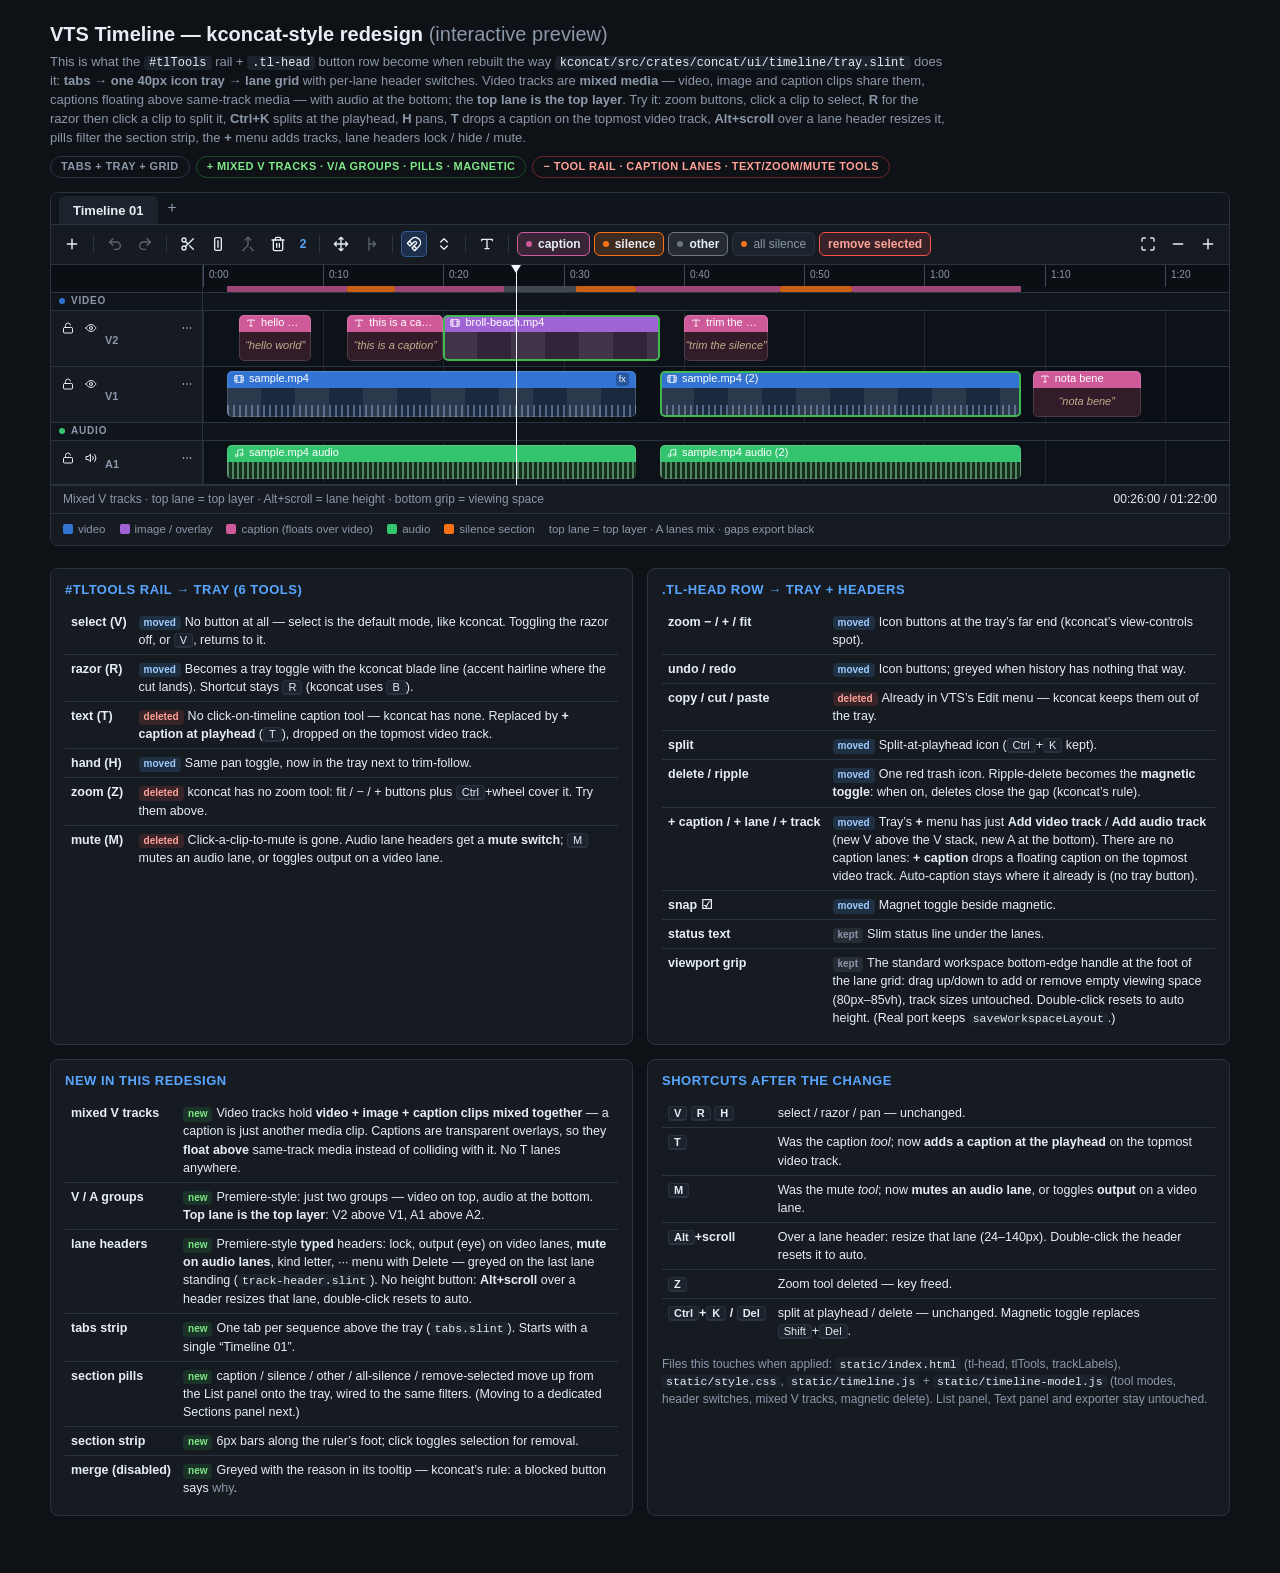
<file: vts-timeline-preview.html>
<!DOCTYPE html>
<html lang="en">
<head>
<meta charset="utf-8">
<meta name="viewport" content="width=device-width, initial-scale=1">
<title>VTS Timeline — kconcat-style redesign (preview)</title>
<style>
  :root {
    --bg: #0e1116; --panel: #161b22; --panel-2: #1c232c; --line: #2a3340;
    --text: #e6edf3; --dim: #8b98a9; --accent: #3fb950; --accent-2: #58a6ff;
    --danger: #f85149;
    --lane: #0d1218; --lane-alt: #0b1017; --ruler: #0b0f14;
    --grid: rgba(255,255,255,.09);
    --v-mark: #3373d1; --v-well: #142238;
    --a-mark: #34c46f; --a-well: #12301c;
    --t-mark: #cf5a99; --t-well: #321c29;
    --i-mark: #9f63d6; --i-well: #2a1e34;
  }
  * { box-sizing: border-box; }
  body { margin: 0; background: var(--bg); color: var(--text);
    font: 14px/1.45 -apple-system, BlinkMacSystemFont, "Segoe UI", Roboto, Helvetica, Arial, sans-serif;
    padding: 20px 22px 60px; }
  a { color: var(--accent-2); }
  .page-head { max-width: 1180px; margin: 0 auto 14px; }
  .page-head h1 { font-size: 20px; margin: 0 0 4px; }
  .page-head p { margin: 4px 0; color: var(--dim); font-size: 13px; max-width: 900px; }
  .page-head code { color: var(--text); background: var(--panel-2); padding: 0 5px; border-radius: 4px; font-size: 12px; }
  .badges { display: flex; gap: 6px; margin-top: 8px; flex-wrap: wrap; }
  .badge { font-size: 11px; font-weight: 700; letter-spacing: .4px; text-transform: uppercase;
    border: 1px solid var(--line); border-radius: 20px; padding: 2px 10px; color: var(--dim); }
  .badge.new { color: #7ee787; border-color: #23863688; }
  .badge.gone { color: #ffa198; border-color: #f8514966; }

  /* ============ the redesigned timeline panel ============ */
  .tl-panel { max-width: 1180px; margin: 0 auto; background: var(--panel);
    border: 1px solid var(--line); border-radius: 8px; overflow: hidden; }

  /* tabs (kconcat tabs.slint: one per sequence, above the tray) */
  .tabs { display: flex; align-items: flex-end; gap: 2px; height: 32px;
    background: #10151c; border-bottom: 1px solid var(--line); padding: 0 8px; }
  .tab { border: 0; background: var(--panel-2); color: var(--text); font-size: 13px; font-weight: 600;
    border-radius: 6px 6px 0 0; padding: 7px 14px 6px; cursor: pointer; }
  .tab-add { border: 0; background: none; color: var(--dim); width: 24px; height: 24px; margin-bottom: 4px;
    border-radius: 5px; cursor: pointer; display: flex; align-items: center; justify-content: center; }
  .tab-add:hover { background: var(--panel-2); color: var(--text); }
  .tab-add svg { width: 13px; height: 13px; }

  /* tray (kconcat tray.slint: 40px, 4px gaps, 18px hairline dividers) */
  .tray { display: flex; align-items: center; gap: 4px; height: 40px; padding: 7px 8px;
    background: var(--panel); border-bottom: 1px solid var(--line); overflow-x: auto; scrollbar-width: none; }
  .tray::-webkit-scrollbar { display: none; }
  .tray > * { flex: none; }
  .tb { width: 26px; height: 26px; padding: 0; border: 1px solid transparent; border-radius: 5px;
    background: transparent; color: var(--text); cursor: pointer;
    display: inline-flex; align-items: center; justify-content: center; }
  .tb svg { width: 16px; height: 16px; display: block; }
  .tb:hover:not(:disabled) { background: #2a3340; }
  .tb:disabled { opacity: .35; cursor: default; }
  .tb.on { background: #1c2f4d; border-color: #58a6ff66; color: #fff; }
  .tb.danger:not(:disabled):hover { background: #f8514926; color: #ffa198; }
  .tb.narrow { width: 16px; }
  .tb.narrow svg { width: 11px; height: 11px; }
  .tdiv { width: 9px; height: 26px; position: relative; }
  .tdiv::after { content: ""; position: absolute; left: 4px; top: 4px; width: 1px; height: 18px; background: var(--line); }
  .selcount { min-width: 16px; text-align: center; color: var(--accent-2); font-size: 12px; font-weight: 700; }
  .pill { height: 24px; border-radius: 6px; border: 1px solid var(--line); background: var(--panel-2);
    color: var(--dim); font-size: 12px; padding: 0 8px; cursor: pointer;
    display: inline-flex; align-items: center; gap: 6px; white-space: nowrap; }
  .pill .dot { width: 6px; height: 6px; border-radius: 50%; }
  .pill:hover { border-color: #3d4a5c; color: var(--text); }
  .pill.on { color: var(--text); font-weight: 600; }
  .pill.on.p-cap { border-color: var(--t-mark); background: #cf5a992e; }
  .pill.on.p-sil { border-color: #f97316; background: #f973162e; }
  .pill.on.p-oth { border-color: #6e7681; background: #6e76812e; }
  .pill.warn.on { border-color: var(--danger); background: #f8514926; color: #ffa198; }
  .spacer { flex: 1 1 auto !important; }

  /* popup menus (add-track, more) */
  .pop { position: absolute; z-index: 50; min-width: 190px; background: var(--panel-2);
    border: 1px solid #3d4a5c; border-radius: 8px; box-shadow: 0 12px 28px rgba(0,0,0,.5); padding: 4px; }
  .pop button { display: flex; align-items: center; gap: 8px; width: 100%; border: 0; background: none;
    color: var(--text); font-size: 13px; text-align: left; padding: 6px 10px; border-radius: 5px; cursor: pointer; }
  .pop button:hover { background: #1f6feb; color: #fff; }
  .pop button .tick { width: 16px; color: var(--accent-2); font-weight: 700; }
  .pop button:hover .tick { color: #fff; }
  .pop button svg { width: 13px; height: 13px; flex: none; }
  .pop button:disabled { opacity: .4; cursor: default; }
  .pop button.del:not(:disabled):hover { background: #f8514933; }

  /* lane grid: fixed header column + scrolling lanes */
  .grid { display: flex; align-items: stretch; background: var(--lane); position: relative; }
  .headers { flex: none; width: 152px; border-right: 1px solid var(--line); background: var(--panel); overflow: hidden; }
  .hcorner { height: 28px; background: var(--ruler); border-bottom: 1px solid var(--line); }
  .gbar { height: 18px; display: flex; align-items: center; gap: 6px; padding: 0 8px;
    font-size: 10px; font-weight: 700; letter-spacing: .8px; color: var(--dim);
    background: #10151c; border-bottom: 1px solid var(--line); }
  .gbar .dot { width: 6px; height: 6px; border-radius: 50%; flex: none; }
  .gbar-lane { height: 18px; background: #10151c; border-bottom: 1px solid var(--line); }
  .hrow { display: flex; align-items: flex-start; gap: 1px; padding: 6px 4px 0 6px; border-bottom: 1px solid var(--line); }
  .hrow .kind { font-size: 11px; font-weight: 700; color: var(--dim); align-self: center; margin: 0 2px; }
  .hbtn { width: 22px; height: 22px; padding: 0; border: 1px solid transparent; border-radius: 4px;
    background: transparent; color: var(--text); cursor: pointer;
    display: inline-flex; align-items: center; justify-content: center; }
  .hbtn svg { width: 12px; height: 12px; display: block; }
  .hbtn:hover:not(:disabled) { background: #2a3340; }
  .hbtn:disabled { opacity: .3; cursor: default; }
  .hbtn.on { background: #1c2f4d; border-color: #58a6ff66; color: #fff; }
  .hsp { flex: 1; }

  .lanes-scroll { flex: 1; min-width: 0; overflow-x: auto; overflow-y: auto; position: relative; }
  .lanes { position: relative; }
  .ruler { position: sticky; top: 0; z-index: 4; height: 28px; background: var(--ruler);
    border-bottom: 1px solid var(--line); overflow: hidden; cursor: pointer; }
  .tick { position: absolute; top: 0; height: 22px; border-left: 1px solid #3d4a5c;
    color: var(--dim); font-size: 10px; padding: 3px 0 0 5px; white-space: nowrap; font-variant-numeric: tabular-nums; }
  .secstrip { position: absolute; left: 0; right: 0; bottom: 0; height: 6px; }
  .sec { position: absolute; bottom: 0; height: 6px; border-radius: 1px; cursor: pointer; border: 0; padding: 0; }
  .sec.k0 { background: #cf5a99bf; } .sec.k1 { background: #f97316cc; } .sec.k2 { background: #6e76818c; }
  .sec.off { opacity: .12; }
  .sec.sel { outline: 1px solid #fff; background: var(--danger); }
  .row { position: relative; border-bottom: 1px solid var(--line); }
  .row.b0 { background: var(--lane); } .row.b1 { background: var(--lane-alt); }
  .row.locked { background-image: repeating-linear-gradient(-45deg, transparent 0 10px, rgba(255,255,255,.018) 10px 20px); }
  .gridline { position: absolute; top: 0; bottom: 0; width: 1px; background: var(--grid); pointer-events: none; }
  .clip { position: absolute; border-radius: 5px; overflow: hidden; cursor: grab; }
  .clip .chead { height: 17px; display: flex; align-items: center; gap: 5px; padding: 0 7px;
    font-size: 11px; color: #fff; white-space: nowrap; overflow: hidden; }
  .clip .chead svg { width: 10px; height: 10px; flex: none; }
  .clip .cbody { position: absolute; left: 0; right: 0; bottom: 0; }
  .clip.k-video { background: var(--v-well); } .clip.k-video .chead { background: var(--v-mark); }
  .clip.k-audio { background: var(--a-well); } .clip.k-audio .chead { background: var(--a-mark); }
  .clip.k-caption { background: var(--t-well); z-index: 2; } .clip.k-caption .chead { background: var(--t-mark); }
  .clip.k-image { background: var(--i-well); } .clip.k-image .chead { background: var(--i-mark); }
  .clip .fx { margin-left: auto; background: rgba(0,0,0,.25); border-radius: 3px; font-size: 9px; padding: 0 3px; flex: none; }
  .clip .muteflag { color: #ffd54a; font-size: 10px; flex: none; }
  .wave { position: absolute; inset: 0;
    background: repeating-linear-gradient(90deg, rgba(167,240,194,.55) 0 2px, transparent 2px 5px);
    -webkit-mask: linear-gradient(#000,#000); opacity: .8; }
  .clip.k-video .wave { background: repeating-linear-gradient(90deg, rgba(169,200,245,.5) 0 2px, transparent 2px 6px); }
  .frames { position: absolute; inset: 0;
    background: repeating-linear-gradient(90deg, rgba(255,255,255,.10) 0 34px, rgba(255,255,255,.03) 34px 68px); }
  .captext { position: absolute; inset: 0; display: flex; align-items: center; justify-content: center;
    color: #ffe4b2b8; font-size: 11px; font-style: italic; white-space: nowrap; overflow: hidden; padding: 0 8px; }
  .clip .outline { position: absolute; inset: 0; border-radius: 5px; pointer-events: none; border: 1px solid rgba(255,255,255,.14); }
  .clip.selected .outline { border: 2px solid var(--accent); }
  .clip.mutedlane { filter: saturate(.4) brightness(.75); }
  .clip.hiddenlane { opacity: .25; }
  .blade { position: absolute; top: 0; bottom: 0; width: 1px; background: var(--accent-2); z-index: 5; pointer-events: none; }
  .playhead { position: absolute; top: 0; bottom: 0; width: 1px; background: #f0f6fc; z-index: 6; pointer-events: none; }
  .playhead::before { content: ""; position: absolute; top: 0; left: -5px;
    border: 5.5px solid transparent; border-top: 8px solid #f0f6fc; }

  /* lane-area resize: the standard workspace bottom-edge handle. Drag adds
     or removes empty viewing space; track sizes stay the same. */
  .workspace-resize-handle { position: absolute; z-index: 20; display: block; background: transparent;
    touch-action: none; user-select: none; transition: background-color .12s; }
  .workspace-resize-handle.resize-top, .workspace-resize-handle.resize-bottom {
    left: 10px; right: 10px; height: 5px; cursor: row-resize; }
  .workspace-resize-handle.resize-bottom { bottom: 0; }
  .workspace-resize-handle:hover, .workspace-resize-handle.resizing { background: var(--accent-2); }

  .statusline { display: flex; align-items: center; gap: 10px; padding: 5px 12px;
    border-top: 1px solid var(--line); background: var(--panel); font-size: 12px; color: var(--dim); }
  .statusline .tc { margin-left: auto; font-variant-numeric: tabular-nums; color: var(--text); }
  .legend { display: flex; gap: 14px; flex-wrap: wrap; padding: 7px 12px; font-size: 11.5px; color: var(--dim);
    border-top: 1px solid var(--line); background: var(--panel); }
  .legend .sw { display: inline-block; width: 10px; height: 10px; border-radius: 2px; margin-right: 5px; vertical-align: -1px; }

  #toast { position: fixed; left: 50%; bottom: 26px; transform: translateX(-50%) translateY(20px);
    background: var(--panel-2); border: 1px solid #3d4a5c; color: var(--text); font-size: 13px;
    padding: 8px 16px; border-radius: 8px; opacity: 0; pointer-events: none; transition: all .18s; z-index: 99; }
  #toast.show { opacity: 1; transform: translateX(-50%) translateY(0); }

  /* ============ mapping notes ============ */
  .mapping { max-width: 1180px; margin: 22px auto 0; display: grid; grid-template-columns: 1fr 1fr; gap: 14px; }
  @media (max-width: 900px) { .mapping { grid-template-columns: 1fr; } }
  .card { background: var(--panel); border: 1px solid var(--line); border-radius: 8px; padding: 12px 14px; }
  .card h2 { font-size: 13px; margin: 0 0 8px; text-transform: uppercase; letter-spacing: .5px; color: var(--accent-2); }
  .card table { width: 100%; border-collapse: collapse; font-size: 12.5px; }
  .card td, .card th { padding: 5px 6px; border-top: 1px solid var(--line); vertical-align: top; text-align: left; }
  .card tr:first-child td { border-top: 0; }
  .card td.k { white-space: nowrap; color: var(--text); font-weight: 600; }
  .card td .why { color: var(--dim); }
  .tag { display: inline-block; font-size: 10px; font-weight: 700; border-radius: 4px; padding: 0 5px; margin-right: 4px; }
  .tag.del { background: #f8514926; color: #ffa198; }
  .tag.mov { background: #58a6ff26; color: #9ecbff; }
  .tag.new { background: #3fb95026; color: #7ee787; }
  .tag.keep { background: #8b98a926; color: var(--dim); }
  .card code { color: var(--text); background: var(--panel-2); padding: 0 4px; border-radius: 3px; font-size: 11.5px; }
  kbd { background: var(--panel-2); border: 1px solid var(--line); border-bottom-width: 2px; border-radius: 4px;
    padding: 0 5px; font-size: 11px; font-family: inherit; }
</style>
</head>
<body>

<div class="page-head">
  <h1>VTS Timeline &mdash; kconcat-style redesign <span style="color:var(--dim);font-weight:400">(interactive preview)</span></h1>
  <p>This is what the <code>#tlTools</code> rail + <code>.tl-head</code> button row become when rebuilt the way
  <code>kconcat/src/crates/concat/ui/timeline/tray.slint</code> does it: <b>tabs &rarr; one 40px icon tray &rarr; lane grid</b>
  with per-lane header switches. Video tracks are <b>mixed media</b> &mdash; video, image and caption clips share them,
  captions floating above same-track media &mdash; with audio at the bottom; the <b>top lane is the top layer</b>.
  Try it: zoom buttons, click a clip to select, <b>R</b> for the razor then click a clip to split it,
  <b>Ctrl+K</b> splits at the playhead, <b>H</b> pans, <b>T</b> drops a caption on the topmost video track,
  <b>Alt+scroll</b> over a lane header resizes it,
  pills filter the section strip, the <b>+</b> menu adds tracks, lane headers lock / hide / mute.</p>
  <div class="badges">
    <span class="badge">tabs + tray + grid</span>
    <span class="badge new">+ mixed V tracks &middot; V/A groups &middot; pills &middot; magnetic</span>
    <span class="badge gone">&minus; tool rail &middot; caption lanes &middot; text/zoom/mute tools</span>
  </div>
</div>

<!-- ================= THE REDESIGNED TIMELINE ================= -->
<section class="tl-panel" aria-label="Timeline (redesign preview)">

  <div class="tabs" role="tablist" aria-label="Timelines">
    <button class="tab" role="tab" aria-selected="true">Timeline 01</button>
    <button class="tab-add" id="tabAdd" title="New timeline (kconcat tabs.slint — one tab per sequence)">
      <svg viewBox="0 0 24 24" fill="none" stroke="currentColor" stroke-width="2.4" stroke-linecap="round"><path d="M5 12h14M12 5v14"/></svg>
    </button>
  </div>

  <div class="tray" id="tray" role="toolbar" aria-label="Timeline tools">
    <button class="tb" id="btnAdd" title="Add track"></button>
    <span class="tdiv"></span>
    <button class="tb" id="btnUndo" title="Undo (Ctrl+Z)"></button>
    <button class="tb" id="btnRedo" title="Redo (Ctrl+Shift+Z)"></button>
    <span class="tdiv"></span>
    <button class="tb" id="btnSplit" title="Split at the playhead (Ctrl+K)"></button>
    <button class="tb" id="btnRazor" title="Razor: click a clip to split it there (R)"></button>
    <button class="tb" id="btnMerge" title="Merge selected — needs 2+ adjacent clips on one lane (not in VTS yet)" disabled></button>
    <button class="tb danger" id="btnTrash" title="Delete selected (Del)"></button>
    <span class="selcount" id="selCount" hidden></span>
    <span class="tdiv"></span>
    <button class="tb" id="btnPan" title="Pan: drag to scroll the timeline (H)"></button>
    <button class="tb" id="btnTrimFollow" title="Trim follow: the playhead rides a clip edge while it is dragged (not in VTS yet)" disabled></button>
    <span class="tdiv"></span>
    <button class="tb" id="btnSnap" title="Snap to edges"></button>
    <button class="tb" id="btnMagnet" title="Magnetic: deletes and trims close the gap"></button>
    <span class="tdiv"></span>
    <button class="tb" id="btnAddCap" title="Add a caption at the playhead, on the topmost video track (T)"></button>
    <span class="tdiv"></span>
    <button class="pill on p-cap" data-pill="caption" title="Show caption sections"><span class="dot" style="background:#cf5a99"></span>caption</button>
    <button class="pill on p-sil" data-pill="silence" title="Show silence sections"><span class="dot" style="background:#f97316"></span>silence</button>
    <button class="pill on p-oth" data-pill="other" title="Show other sections"><span class="dot" style="background:#6e7681"></span>other</button>
    <button class="pill p-sil" id="pillAllSil" title="Select every silence section"><span class="dot" style="background:#f97316"></span>all silence</button>
    <button class="pill warn on" id="pillRemove" hidden title="Remove the selected sections">remove selected</button>
    <span class="spacer"></span>
    <button class="tb" id="btnFit" title="Zoom to fit"></button>
    <button class="tb" id="btnZout" title="Zoom out"></button>
    <button class="tb" id="btnZin" title="Zoom in"></button>
  </div>

  <div class="grid">
    <div class="headers" id="headers"><div class="hcorner"></div><div class="hrows" id="hrows"></div></div>
    <div class="lanes-scroll" id="scroll"><div class="lanes" id="lanes"></div></div>
    <div class="workspace-resize-handle resize-bottom" data-resize-edge="bottom" role="separator" aria-orientation="horizontal" title="Drag the bottom edge to resize this panel"></div>
  </div>

  <div class="statusline"><span id="status">click = select + seek &middot; shift = add &middot; drag empty lane with pan on to scroll &middot; ctrl+wheel = zoom &middot; alt+wheel on a header = lane height</span><span class="tc" id="tc"></span></div>
  <div class="legend">
    <span><i class="sw" style="background:#3373d1"></i>video</span>
    <span><i class="sw" style="background:#9f63d6"></i>image / overlay</span>
    <span><i class="sw" style="background:#cf5a99"></i>caption (floats over video)</span>
    <span><i class="sw" style="background:#34c46f"></i>audio</span>
    <span><i class="sw" style="background:#f97316"></i>silence section</span>
    <span class="dim">top lane = top layer &middot; A lanes mix &middot; gaps export black</span>
  </div>
</section>

<!-- ================= WHAT CHANGED ================= -->
<div class="mapping">
  <div class="card">
    <h2>#tlTools rail &rarr; tray (6 tools)</h2>
    <table>
      <tr><td class="k">select (V)</td><td><span class="tag mov">moved</span>No button at all &mdash; select is the default mode, like kconcat. Toggling the razor off, or <kbd>V</kbd>, returns to it.</td></tr>
      <tr><td class="k">razor (R)</td><td><span class="tag mov">moved</span>Becomes a tray toggle with the kconcat blade line (accent hairline where the cut lands). Shortcut stays <kbd>R</kbd> (kconcat uses <kbd>B</kbd>).</td></tr>
      <tr><td class="k">text (T)</td><td><span class="tag del">deleted</span>No click-on-timeline caption tool &mdash; kconcat has none. Replaced by <b>+ caption at playhead</b> (<kbd>T</kbd>), dropped on the topmost video track.</td></tr>
      <tr><td class="k">hand (H)</td><td><span class="tag mov">moved</span>Same pan toggle, now in the tray next to trim-follow.</td></tr>
      <tr><td class="k">zoom (Z)</td><td><span class="tag del">deleted</span>kconcat has no zoom tool: fit / &minus; / + buttons plus <kbd>Ctrl</kbd>+wheel cover it. Try them above.</td></tr>
      <tr><td class="k">mute (M)</td><td><span class="tag del">deleted</span>Click-a-clip-to-mute is gone. Audio lane headers get a <b>mute switch</b>; <kbd>M</kbd> mutes an audio lane, or toggles output on a video lane.</td></tr>
    </table>
  </div>
  <div class="card">
    <h2>.tl-head row &rarr; tray + headers</h2>
    <table>
      <tr><td class="k">zoom &minus; / + / fit</td><td><span class="tag mov">moved</span>Icon buttons at the tray&rsquo;s far end (kconcat&rsquo;s view-controls spot).</td></tr>
      <tr><td class="k">undo / redo</td><td><span class="tag mov">moved</span>Icon buttons; greyed when history has nothing that way.</td></tr>
      <tr><td class="k">copy / cut / paste</td><td><span class="tag del">deleted</span>Already in VTS&rsquo;s Edit menu &mdash; kconcat keeps them out of the tray.</td></tr>
      <tr><td class="k">split</td><td><span class="tag mov">moved</span>Split-at-playhead icon (<kbd>Ctrl</kbd>+<kbd>K</kbd> kept).</td></tr>
      <tr><td class="k">delete / ripple</td><td><span class="tag mov">moved</span>One red trash icon. Ripple-delete becomes the <b>magnetic toggle</b>: when on, deletes close the gap (kconcat&rsquo;s rule).</td></tr>
      <tr><td class="k">+ caption / + lane / + track</td><td><span class="tag mov">moved</span>Tray&rsquo;s <b>+</b> menu has just <b>Add video track</b> / <b>Add audio track</b> (new V above the V stack, new A at the bottom). There are no caption lanes: <b>+ caption</b> drops a floating caption on the topmost video track. Auto-caption stays where it already is (no tray button).</td></tr>
      <tr><td class="k">snap &#9745;</td><td><span class="tag mov">moved</span>Magnet toggle beside magnetic.</td></tr>
      <tr><td class="k">status text</td><td><span class="tag keep">kept</span>Slim status line under the lanes.</td></tr>
      <tr><td class="k">viewport grip</td><td><span class="tag keep">kept</span>The standard workspace bottom-edge handle at the foot of the lane grid: drag up/down to add or remove empty viewing space (80px&ndash;85vh), track sizes untouched. Double-click resets to auto height. (Real port keeps <code>saveWorkspaceLayout</code>.)</td></tr>
    </table>
  </div>
  <div class="card">
    <h2>New in this redesign</h2>
    <table>
      <tr><td class="k">mixed V tracks</td><td><span class="tag new">new</span>Video tracks hold <b>video + image + caption clips mixed together</b> &mdash; a caption is just another media clip. Captions are transparent overlays, so they <b>float above</b> same-track media instead of colliding with it. No T lanes anywhere.</td></tr>
      <tr><td class="k">V / A groups</td><td><span class="tag new">new</span>Premiere-style: just two groups &mdash; video on top, audio at the bottom. <b>Top lane is the top layer</b>: V2 above V1, A1 above A2.</td></tr>
      <tr><td class="k">lane headers</td><td><span class="tag new">new</span>Premiere-style <b>typed</b> headers: lock, output (eye) on video lanes, <b>mute on audio lanes</b>, kind letter, &middot;&middot;&middot; menu with Delete &mdash; greyed on the last lane standing (<code>track-header.slint</code>). No height button: <b>Alt+scroll</b> over a header resizes that lane, double-click resets to auto.</td></tr>
      <tr><td class="k">tabs strip</td><td><span class="tag new">new</span>One tab per sequence above the tray (<code>tabs.slint</code>). Starts with a single &ldquo;Timeline 01&rdquo;.</td></tr>
      <tr><td class="k">section pills</td><td><span class="tag new">new</span>caption / silence / other / all-silence / remove-selected move up from the List panel onto the tray, wired to the same filters. (Moving to a dedicated Sections panel next.)</td></tr>
      <tr><td class="k">section strip</td><td><span class="tag new">new</span>6px bars along the ruler&rsquo;s foot; click toggles selection for removal.</td></tr>
      <tr><td class="k">merge (disabled)</td><td><span class="tag new">new</span>Greyed with the reason in its tooltip &mdash; kconcat&rsquo;s rule: a blocked button says <span class="why">why</span>.</td></tr>
    </table>
  </div>
  <div class="card">
    <h2>Shortcuts after the change</h2>
    <table>
      <tr><td class="k"><kbd>V</kbd> <kbd>R</kbd> <kbd>H</kbd></td><td>select / razor / pan &mdash; unchanged.</td></tr>
      <tr><td class="k"><kbd>T</kbd></td><td>Was the caption <i>tool</i>; now <b>adds a caption at the playhead</b> on the topmost video track.</td></tr>
      <tr><td class="k"><kbd>M</kbd></td><td>Was the mute <i>tool</i>; now <b>mutes an audio lane</b>, or toggles <b>output</b> on a video lane.</td></tr>
      <tr><td class="k"><kbd>Alt</kbd>+scroll</td><td>Over a lane header: resize that lane (24&ndash;140px). Double-click the header resets it to auto.</td></tr>
      <tr><td class="k"><kbd>Z</kbd></td><td>Zoom tool deleted &mdash; key freed.</td></tr>
      <tr><td class="k"><kbd>Ctrl</kbd>+<kbd>K</kbd> / <kbd>Del</kbd></td><td>split at playhead / delete &mdash; unchanged. Magnetic toggle replaces <kbd>Shift</kbd>+<kbd>Del</kbd>.</td></tr>
    </table>
    <p style="color:var(--dim);font-size:12px;margin:10px 0 0">Files this touches when applied: <code>static/index.html</code> (tl-head, tlTools, trackLabels), <code>static/style.css</code>, <code>static/timeline.js</code> + <code>static/timeline-model.js</code> (tool modes, header switches, mixed V tracks, magnetic delete). List panel, Text panel and exporter stay untouched.</p>
  </div>
</div>

<div id="toast"></div>

<script>
/* ---------- icons (Lucide-style, 24-grid, like kconcat icons.slint) ---------- */
const P = {
  plus: '<path d="M5 12h14M12 5v14"/>',
  minus: '<path d="M5 12h14"/>',
  undo: '<path d="M9 14 4 9l5-5"/><path d="M4 9h10.5a5.5 5.5 0 0 1 5.5 5.5 5.5 5.5 0 0 1-5.5 5.5H11"/>',
  redo: '<path d="m15 14 5-5-5-5"/><path d="M20 9H9.5A5.5 5.5 0 0 0 4 14.5 5.5 5.5 0 0 0 9.5 20H13"/>',
  split: '<circle cx="6" cy="6" r="3"/><circle cx="6" cy="18" r="3"/><path d="M20 4 8.12 15.88M14.47 14.48 20 20M8.12 8.12 12 12"/>',
  razor: '<rect x="7" y="2.5" width="10" height="19" rx="2"/><path d="M12 7v10"/>',
  merge: '<path d="m8 6 4-4 4 4"/><path d="M12 2v10.3a4 4 0 0 1-1.172 2.872L4 22"/><path d="m20 22-5-5"/>',
  trash: '<path d="M3 6h18"/><path d="M19 6v14a2 2 0 0 1-2 2H7a2 2 0 0 1-2-2V6"/><path d="M8 6V4a2 2 0 0 1 2-2h4a2 2 0 0 1 2 2v2"/><path d="M10 11v6M14 11v6"/>',
  hand: '<path d="M5 9l-3 3 3 3M9 5l3-3 3 3M15 19l-3 3-3-3M19 9l3 3-3 3M2 12h20M12 2v20"/>',
  trimfollow: '<path d="M9 3v18"/><path d="M9 12h10M15 8l4 4-4 4"/>',
  magnet: '<path d="m6 15-4-4 6.75-6.77a7.79 7.79 0 0 1 11 11L13 22l-4-4 6.39-6.36a2.14 2.14 0 0 0-3-3L6 15"/><path d="m5 8 4 4M12 15l4 4"/>',
  magnetic: '<path d="m7 15 5 5 5-5M7 9l5-5 5 5"/>',
  type: '<path d="M4 7V5h16v2M12 5v14M9 19h6"/>',
  fit: '<path d="M8 3H5a2 2 0 0 0-2 2v3M21 8V5a2 2 0 0 0-2-2h-3M3 16v3a2 2 0 0 0 2 2h3M16 21h3a2 2 0 0 0 2-2v-3"/>',
  eye: '<path d="M2 12s3.5-7 10-7 10 7 10 7-3.5 7-10 7-10-7-10-7Z"/><circle cx="12" cy="12" r="3"/>',
  eyeoff: '<path d="M9.88 9.88a3 3 0 1 0 4.24 4.24"/><path d="M10.73 5.08A10.4 10.4 0 0 1 12 5c7 0 10 7 10 7a13.2 13.2 0 0 1-1.67 2.68"/><path d="M6.61 6.61A13.5 13.5 0 0 0 2 12s3 7 10 7a9.7 9.7 0 0 0 5.39-1.61"/><path d="m2 2 20 20"/>',
  vol: '<path d="M11 5 6 9H2v6h4l5 4V5Z"/><path d="M15.54 8.46a5 5 0 0 1 0 7.07M19.07 4.93a10 10 0 0 1 0 14.14"/>',
  volx: '<path d="M11 5 6 9H2v6h4l5 4V5Z"/><path d="m22 9-6 6M16 9l6 6"/>',
  lock: '<rect x="3" y="11" width="18" height="11" rx="2"/><path d="M7 11V7a5 5 0 0 1 10 0v4"/>',
  unlock: '<rect x="3" y="11" width="18" height="11" rx="2"/><path d="M7 11V7a5 5 0 0 1 9.9-1"/>',
  more: '<circle cx="5" cy="12" r="1.4" fill="currentColor" stroke="none"/><circle cx="12" cy="12" r="1.4" fill="currentColor" stroke="none"/><circle cx="19" cy="12" r="1.4" fill="currentColor" stroke="none"/>',
  film: '<rect x="2" y="4" width="20" height="16" rx="2"/><path d="M7 4v16M17 4v16M2 9h5M2 15h5M17 9h5M17 15h5"/>',
  music: '<path d="M9 18V5l12-2v13"/><circle cx="6" cy="18" r="3"/><circle cx="18" cy="16" r="3"/>',
};
const icon = (n, sw) => `<svg viewBox="0 0 24 24" fill="none" stroke="currentColor" stroke-width="${sw||2}" stroke-linecap="round" stroke-linejoin="round" aria-hidden="true">${P[n]}</svg>`;
const set = (id, n, sw) => document.getElementById(id).innerHTML = icon(n, sw);
set('btnAdd','plus',2.2); set('btnUndo','undo'); set('btnRedo','redo'); set('btnSplit','split');
set('btnRazor','razor'); set('btnMerge','merge'); set('btnTrash','trash'); set('btnPan','hand');
set('btnTrimFollow','trimfollow'); set('btnSnap','magnet'); set('btnMagnet','magnetic');
set('btnAddCap','type'); set('btnFit','fit'); set('btnZout','minus',2.2); set('btnZin','plus',2.2);

/* ---------- mock model: mixed V tracks, captions float above ---------- */
let tracks = [
  { id:'v2', kind:'V', h:null, locked:false, visible:true, muted:false },
  { id:'v1', kind:'V', h:null, locked:false, visible:true, muted:false },
  { id:'a1', kind:'A', h:null, locked:false, visible:true, muted:false },
];
let clips = [
  { id:'c1', name:'sample.mp4', kind:'video', track:'v1', start:2, dur:34, selected:false, fx:true },
  { id:'c2', name:'sample.mp4 (2)', kind:'video', track:'v1', start:38, dur:30, selected:true },
  { id:'c9', name:'nota bene', kind:'caption', track:'v1', start:69, dur:9, selected:false },
  { id:'c6', name:'hello world', kind:'caption', track:'v2', start:3, dur:6, selected:false },
  { id:'c7', name:'this is a caption', kind:'caption', track:'v2', start:12, dur:8, selected:false },
  { id:'c3', name:'broll-beach.mp4', kind:'image', track:'v2', start:20, dur:18, selected:true },
  { id:'c8', name:'trim the silence', kind:'caption', track:'v2', start:40, dur:7, selected:false },
  { id:'c4', name:'sample.mp4 audio', kind:'audio', track:'a1', start:2, dur:34, selected:false },
  { id:'c5', name:'sample.mp4 audio (2)', kind:'audio', track:'a1', start:38, dur:30, selected:false },
];
let sections = [
  { start:2, dur:10, k:0, sel:false }, { start:12, dur:4, k:1, sel:false },
  { start:16, dur:9, k:0, sel:false }, { start:25, dur:6, k:2, sel:false },
  { start:31, dur:5, k:1, sel:false }, { start:36, dur:12, k:0, sel:false },
  { start:48, dur:6, k:1, sel:false }, { start:54, dur:14, k:0, sel:false },
];
// Just two groups. A video track is mixed media — video, image and caption
// clips share it — and captions float above same-track media (z-index),
// because a transparent overlay never collides with the picture under it.
const GROUPS = [
  { label:'Video', kinds:['V'], color:'#3373d1' },
  { label:'Audio', kinds:['A'], color:'#34c46f' },
];
const S = { pps: 8, playhead: 26, tool:'select', pan:false, snap:true, magnetic:false,
  filters:{ caption:true, silence:true, other:true } };
const undoStack = [], redoStack = [];
const $ = id => document.getElementById(id);
const trackById = id => tracks.find(t => t.id === id);
// Premiere numbering: video stacks bottom-up (V1 at the foot), audio
// top-down (A1 first). Position = layer.
const trackName = t => {
  const same = tracks.filter(x => x.kind === t.kind);
  const i = same.indexOf(t);
  const n = t.kind === 'A' ? i + 1 : same.length - i;
  return t.kind + n;
};
// Lane height: explicit pixels once Alt+scroll sets one, else the auto
// height for the kind. (No height button anymore — the shortcut owns it.)
const rowH = t => t.h != null ? t.h : (t.kind === 'V' ? 56 : 44);
const end = () => Math.max(70, ...clips.map(c => c.start + c.dur), ...sections.map(s => s.start + s.dur)) + 4;
const fmt = s => `${Math.floor(s/60)}:${String(Math.floor(s%60)).padStart(2,'0')}`;
const fmtTC = s => { const f = Math.floor((s%1)*30); return `${String(Math.floor(s/60)).padStart(2,'0')}:${String(Math.floor(s%60)).padStart(2,'0')}:${String(f).padStart(2,'0')}`; };

let toastT;
function toast(msg){ const t = $('toast'); t.textContent = msg; t.classList.add('show');
  clearTimeout(toastT); toastT = setTimeout(() => t.classList.remove('show'), 2200); }
function status(msg){ $('status').textContent = msg; }
function snap(arr){ return JSON.parse(JSON.stringify(arr)); }
function commit(){ // snapshot for undo — call BEFORE mutating, then render()
  undoStack.push({ clips: snap(clips), tracks: snap(tracks), sections: snap(sections) });
  if (undoStack.length > 60) undoStack.shift();
  redoStack.length = 0;
}
function doUndo(){
  if (!undoStack.length) return;
  redoStack.push({ clips: snap(clips), tracks: snap(tracks), sections: snap(sections) });
  const s = undoStack.pop(); clips = s.clips; tracks = s.tracks; sections = s.sections;
  render(); status('undo');
}
function doRedo(){
  if (!redoStack.length) return;
  undoStack.push({ clips: snap(clips), tracks: snap(tracks), sections: snap(sections) });
  const s = redoStack.pop(); clips = s.clips; tracks = s.tracks; sections = s.sections;
  render(); status('redo');
}

/* ---------- render ---------- */
const KIND_ICON = { video:'film', audio:'music', caption:'type', image:'film' };
function render(){
  renderHeaders(); renderLanes(); renderTray();
  $('tc').textContent = `${fmtTC(S.playhead)} / ${fmtTC(end())}`;
}
function renderTray(){
  $('btnUndo').disabled = !undoStack.length;
  $('btnRedo').disabled = !redoStack.length;
  $('btnRazor').classList.toggle('on', S.tool === 'split');
  $('btnPan').classList.toggle('on', S.pan);
  $('btnSnap').classList.toggle('on', S.snap);
  $('btnMagnet').classList.toggle('on', S.magnetic);
  const n = clips.filter(c => c.selected).length;
  $('btnTrash').disabled = !n;
  $('selCount').hidden = n < 2; $('selCount').textContent = n;
  document.querySelectorAll('[data-pill]').forEach(b =>
    b.classList.toggle('on', !!S.filters[b.dataset.pill]));
  $('pillRemove').hidden = !sections.some(s => s.sel);
  $('lanes').style.cursor = S.tool === 'split' ? 'crosshair' : S.pan ? 'grab' : '';
}
function renderHeaders(){
  const box = $('hrows');
  box.innerHTML = '';
  GROUPS.forEach(g => {
    const gt = tracks.filter(t => g.kinds.includes(t.kind));
    if (!gt.length) return;
    const bar = document.createElement('div');
    bar.className = 'gbar';
    bar.innerHTML = `<span class="dot" style="background:${g.color}"></span>${g.label.toUpperCase()}`;
    box.appendChild(bar);
    gt.forEach(t => box.appendChild(headerRow(t)));
  });
}
function headerRow(t){
  const r = document.createElement('div');
  r.className = 'hrow'; r.style.height = rowH(t) + 'px';
  // Premiere-style typed headers: lock, output (eye) on video lanes, mute
  // on audio lanes, kind letter, ···. No height button — Alt+scroll over
  // the header resizes the lane, double-click resets it to auto.
  const outBtn = t.kind === 'A'
    ? `<button class="hbtn ${t.muted ? 'on' : ''}" data-h="mute" title="${t.muted ? 'Unmute' : 'Mute'} lane ${trackName(t)} (M)">${icon(t.muted ? 'volx' : 'vol', 2)}</button>`
    : `<button class="hbtn ${!t.visible ? 'on' : ''}" data-h="vis" title="${t.visible ? 'Hide' : 'Show'} lane ${trackName(t)}">${icon(t.visible ? 'eye' : 'eyeoff', 2)}</button>`;
  r.innerHTML =
    `<button class="hbtn ${t.locked ? 'on' : ''}" data-h="lock" title="${t.locked ? 'Unlock' : 'Lock'} lane ${trackName(t)}">${icon(t.locked ? 'lock' : 'unlock', 2)}</button>` +
    outBtn +
    `<span class="kind">${trackName(t)}</span><span class="hsp"></span>` +
    `<button class="hbtn" data-h="more" title="More actions for lane ${trackName(t)}">${icon('more', 2)}</button>`;
  r.title = `Alt+scroll: lane height · double-click: auto height (${trackName(t)})`;
  r.querySelectorAll('.hbtn').forEach(b => b.addEventListener('click', ev => {
    ev.stopPropagation(); headerAct(t, b.dataset.h, b);
  }));
  // Premiere-style lane height: Alt+scroll over the header steps this lane
  // 24–140px. A view tweak like zoom — deliberately not an undo step.
  r.addEventListener('wheel', ev => {
    if (!ev.altKey) return;
    ev.preventDefault();
    t.h = Math.min(140, Math.max(24, rowH(t) + (ev.deltaY < 0 ? 4 : -4)));
    render();
    status(`lane ${trackName(t)} height ${t.h}px (double-click header for auto)`);
  }, { passive:false });
  r.addEventListener('dblclick', ev => {
    if (ev.target.closest('.hbtn')) return;
    t.h = null; render(); status(`lane ${trackName(t)} height: auto`);
  });
  return r;
}
function renderLanes(){
  const L = $('lanes'), W = Math.ceil(end() * S.pps) + 40;
  L.style.width = W + 'px';
  L.innerHTML = '';
  // ruler
  const ruler = document.createElement('div');
  ruler.className = 'ruler'; ruler.style.width = W + 'px';
  const steps = [0.5,1,2,5,10,15,30,60,120];
  const step = steps.find(s => s * S.pps >= 70) || 120;
  let gridHTML = '';
  for (let t = 0; t <= end(); t += step){
    const x = Math.round(t * S.pps);
    ruler.insertAdjacentHTML('beforeend', `<span class="tick" style="left:${x}px">${fmt(t)}</span>`);
    gridHTML += `<span class="gridline" style="left:${x}px"></span>`;
  }
  const strip = document.createElement('div'); strip.className = 'secstrip';
  const KN = ['caption','silence','other'];
  sections.forEach((s, i) => {
    const b = document.createElement('button');
    b.className = `sec k${s.k}${s.sel ? ' sel' : ''}${S.filters[KN[s.k]] ? '' : ' off'}`;
    b.style.left = (s.start * S.pps) + 'px'; b.style.width = Math.max(2, s.dur * S.pps) + 'px';
    b.title = `${KN[s.k]} ${fmt(s.start)}–${fmt(s.start + s.dur)} — click to ${s.sel ? 'unselect' : 'select for removal'}`;
    b.addEventListener('click', ev => { ev.stopPropagation(); s.sel = !s.sel; render();
      status(s.sel ? 'section marked for removal' : 'section unmarked'); });
    strip.appendChild(b);
  });
  ruler.appendChild(strip);
  L.appendChild(ruler);
  // rows + clips, grouped Premiere-style (video / audio)
  GROUPS.forEach(g => {
    const gt = tracks.filter(t => g.kinds.includes(t.kind));
    if (!gt.length) return;
    const bar = document.createElement('div');
    bar.className = 'gbar-lane'; bar.style.width = W + 'px';
    L.appendChild(bar);
    gt.forEach(t => {
      const row = document.createElement('div');
      row.className = `row b${tracks.indexOf(t) % 2}${t.locked ? ' locked' : ''}`;
      row.style.cssText += `;width:${W}px;height:${rowH(t)}px`;
      row.innerHTML = gridHTML;
      row.addEventListener('mousedown', ev => { if (ev.target === row) lanePress(ev, t); });
      clips.filter(c => c.track === t.id).forEach(c => row.appendChild(clipEl(c, t)));
      L.appendChild(row);
    });
  });
  // blade + playhead
  const blade = document.createElement('div');
  blade.className = 'blade'; blade.id = 'blade'; blade.hidden = true; L.appendChild(blade);
  const ph = document.createElement('div');
  ph.className = 'playhead'; ph.style.left = (S.playhead * S.pps) + 'px';
  ph.style.height = L.scrollHeight + 'px'; L.appendChild(ph);
  ruler.addEventListener('mousedown', ev => { if (ev.target === ruler || ev.target.classList.contains('tick')) seekEv(ev); });
  L.onmousemove = bladeEv; L.onmouseleave = () => { $('blade').hidden = true; };
}
function clipEl(c, t){
  const d = document.createElement('div');
  d.className = `clip k-${c.kind}${c.selected ? ' selected' : ''}${t.muted ? ' mutedlane' : ''}${!t.visible ? ' hiddenlane' : ''}`;
  const top = 4, h = Math.max(8, rowH(t) - 10);
  d.style.cssText = `left:${c.start * S.pps}px;top:${top}px;width:${Math.max(3, c.dur * S.pps)}px;height:${h}px`;
  let body = '';
  const bh = Math.max(0, h - 17);
  if (bh > 4){
    if (c.kind === 'audio') body = `<div class="cbody" style="height:${bh}px"><div class="wave"></div></div>`;
    else if (c.kind === 'video') body = `<div class="cbody" style="height:${bh}px"><div class="frames"></div><div class="wave" style="top:auto;height:${Math.min(bh, 12)}px"></div></div>`;
    else if (c.kind === 'caption' && bh > 10) body = `<div class="cbody" style="height:${bh}px"><div class="captext">“${c.name}”</div></div>`;
    else if (c.kind === 'image') body = `<div class="cbody" style="height:${bh}px"><div class="frames"></div></div>`;
  }
  d.innerHTML = `<div class="chead">${icon(KIND_ICON[c.kind], 2)}<span style="overflow:hidden;text-overflow:ellipsis">${c.name}</span>` +
    `${c.fx ? '<span class="fx">fx</span>' : ''}</div>${body}<div class="outline"></div>`;
  d.title = `${c.name} — ${trackName(t)} ${fmt(c.start)}–${fmt(c.start + c.dur)}`;
  d.addEventListener('mousedown', ev => { ev.stopPropagation(); clipPress(ev, c); });
  return d;
}

/* ---------- gestures ---------- */
function lanesX(ev){
  const r = $('lanes').getBoundingClientRect();
  return ev.clientX - r.left;
}
function seekEv(ev){
  if (S.pan || S.tool === 'split') return;
  S.playhead = Math.max(0, lanesX(ev) / S.pps);
  clips.forEach(c => c.selected = false);
  render(); status(`playhead ${fmtTC(S.playhead)}`);
}
function lanePress(ev, t){
  if (S.pan){ startPan(ev); return; }
  if (S.tool === 'split'){ status('razor: click a clip to split it'); return; }
  S.playhead = Math.max(0, lanesX(ev) / S.pps);
  clips.forEach(c => c.selected = false);
  render();
}
function clipPress(ev, c){
  const t = trackById(c.track);
  if (S.pan){ startPan(ev); return; }
  if (t.locked){ status(`lane ${trackName(t)} is locked`); return; }
  if (S.tool === 'split'){
    const at = lanesX(ev) / S.pps;
    if (at <= c.start + 0.05 || at >= c.start + c.dur - 0.05){ status('too close to the edge to split'); return; }
    const cut = Math.round(at * 30) / 30;
    const id = 'c' + Math.random().toString(36).slice(2, 7);
    const i = clips.indexOf(c);
    commit();
    clips.splice(i + 1, 0, { ...c, id, start: cut, dur: c.start + c.dur - cut, selected: false });
    c.dur = cut - c.start; c.selected = false;
    render(); status(`split ${c.name} at ${fmtTC(cut)}`);
    return;
  }
  if (!ev.shiftKey && !ev.ctrlKey && !ev.metaKey) clips.forEach(x => x.selected = false);
  c.selected = ev.shiftKey || ev.ctrlKey || ev.metaKey ? !c.selected : true;
  S.playhead = Math.min(Math.max(S.playhead, c.start), c.start + c.dur);
  render();
}
function bladeEv(ev){
  const b = $('blade'); if (!b) return;
  if (S.tool !== 'split'){ b.hidden = true; return; }
  const t = Math.round(lanesX(ev) / S.pps * 30) / 30; // kconcat: the frame under the pointer
  b.hidden = false; b.style.left = (t * S.pps) + 'px';
}
function startPan(ev){
  const sc = $('scroll'), x0 = ev.clientX, l0 = sc.scrollLeft;
  $('lanes').style.cursor = 'grabbing';
  const mv = e => { sc.scrollLeft = l0 - (e.clientX - x0); };
  const up = () => { window.removeEventListener('mousemove', mv); window.removeEventListener('mouseup', up); renderTray(); };
  window.addEventListener('mousemove', mv); window.addEventListener('mouseup', up);
}
$('scroll').addEventListener('wheel', ev => {
  if (ev.ctrlKey || ev.metaKey){
    ev.preventDefault();
    zoomBy(Math.pow(1.0015, -ev.deltaY));
  }
}, { passive: false });

/* ---------- header actions ---------- */
function headerAct(t, act, btn){
  if (act === 'lock'){ t.locked = !t.locked; render(); status(`lane ${trackName(t)} ${t.locked ? 'locked' : 'unlocked'}`); }
  if (act === 'vis'){ t.visible = !t.visible; render(); status(`lane ${trackName(t)} ${t.visible ? 'shown' : 'hidden'}`); }
  if (act === 'mute'){ t.muted = !t.muted; render(); status(`lane ${trackName(t)} ${t.muted ? 'muted' : 'unmuted'}`); }
  if (act === 'more') openMoreMenu(t, btn);
}

/* ---------- popups ---------- */
let popEl = null;
function closePop(){ if (popEl){ popEl.remove(); popEl = null; } }
document.addEventListener('click', ev => { if (popEl && !popEl.contains(ev.target)) closePop(); });
function openPop(anchor, build, align){
  closePop();
  popEl = document.createElement('div'); popEl.className = 'pop';
  build(popEl);
  document.body.appendChild(popEl);
  const r = anchor.getBoundingClientRect();
  popEl.style.top = (r.bottom + 6 + scrollY) + 'px';
  // the ··· menu hangs from the button's trailing edge (kconcat MoreMenu),
  // so it opens over the header column instead of over the lanes
  if (align === 'right') popEl.style.left = Math.max(8, r.right + scrollX - popEl.offsetWidth) + 'px';
  else popEl.style.left = Math.min(r.left + scrollX, innerWidth - 210) + 'px';
}
$('btnAdd').addEventListener('click', ev => { ev.stopPropagation(); openPop(ev.currentTarget, box => {
  const items = [
    ['Add video track', () => addTrack('V')],
    ['Add audio track', () => addTrack('A')],
  ];
  items.forEach(([label, fn]) => {
    const b = document.createElement('button'); b.textContent = label;
    b.addEventListener('click', () => { closePop(); fn(); });
    box.appendChild(b);
  });
});});
function addTrack(kind){
  const t = { id: 't' + Math.random().toString(36).slice(2, 7), kind, h:null, locked:false, visible:true, muted:false };
  commit();
  if (kind === 'V'){
    // a new V goes above the V stack (top lane = top layer)
    let at = tracks.findIndex(x => x.kind === 'V');
    if (at < 0) at = 0;
    tracks.splice(at, 0, t);
  } else {
    // a new A goes below the last A, at the very bottom
    let at = -1;
    tracks.forEach((x, i) => { if (x.kind === 'A') at = i; });
    tracks.splice(at < 0 ? tracks.length : at + 1, 0, t);
  }
  render(); status(`added ${kind === 'V' ? 'video track' : 'audio track'} (${trackName(t)})`);
}
// kconcat MoreMenu: Delete lives behind ···, greyed (not removed) on the
// last lane standing, so the menu reads the same on every row.
function openMoreMenu(t, anchor){
  openPop(anchor, box => {
    const last = tracks.length < 2;
    const b = document.createElement('button');
    b.className = 'del';
    b.disabled = last;
    b.title = last ? 'Cannot delete the last lane standing' : `Delete lane ${trackName(t)}`;
    b.innerHTML = `${icon('trash', 2)}<span>Delete</span>`;
    b.addEventListener('click', () => {
      closePop();
      const name = trackName(t);
      const victims = clips.filter(c => c.track === t.id).length;
      commit();
      clips = clips.filter(c => c.track !== t.id);
      tracks = tracks.filter(x => x !== t);
      render(); status(`deleted lane ${name} (${victims} clip${victims === 1 ? '' : 's'})`);
    });
    box.appendChild(b);
  }, 'right');
}

/* ---------- tray wiring ---------- */
function zoomBy(f){
  S.pps = Math.min(80, Math.max(1.2, S.pps * f));
  render();
}
$('btnZin').addEventListener('click', () => zoomBy(1.4));
$('btnZout').addEventListener('click', () => zoomBy(1 / 1.4));
$('btnFit').addEventListener('click', () => {
  S.pps = Math.max(1.2, ($('scroll').clientWidth - 40) / end());
  render(); status('zoom to fit');
});
$('btnUndo').addEventListener('click', doUndo);
$('btnRedo').addEventListener('click', doRedo);
$('btnRazor').addEventListener('click', () => {
  S.tool = S.tool === 'split' ? 'select' : 'split';
  render(); status(S.tool === 'split' ? 'razor: click a clip to split it' : 'select / move');
});
$('btnPan').addEventListener('click', () => { S.pan = !S.pan; render(); status(S.pan ? 'pan: drag to scroll' : 'select / move'); });
$('btnSnap').addEventListener('click', () => { S.snap = !S.snap; render(); status(`snap ${S.snap ? 'on' : 'off'}`); });
$('btnMagnet').addEventListener('click', () => { S.magnetic = !S.magnetic; render();
  status(S.magnetic ? 'magnetic: deletes close the gap' : 'magnetic off: deletes leave a gap'); });
$('btnSplit').addEventListener('click', splitAtPlayhead);
function splitAtPlayhead(){
  const at = S.playhead;
  const hit = clips.filter(c => at > c.start + 0.05 && at < c.start + c.dur - 0.05 && !trackById(c.track).locked);
  if (!hit.length){ status('nothing to split at the playhead'); return; }
  commit();
  hit.forEach(c => {
    const id = 'c' + Math.random().toString(36).slice(2, 7);
    clips.splice(clips.indexOf(c) + 1, 0, { ...c, id, start: at, dur: c.start + c.dur - at, selected: false });
    c.dur = at - c.start;
  });
  render(); status(`split ${hit.length} clip${hit.length === 1 ? '' : 's'} at ${fmtTC(at)}`);
}
$('btnTrash').addEventListener('click', () => {
  const sel = clips.filter(c => c.selected);
  if (!sel.length) return;
  commit();
  clips = clips.filter(c => !c.selected);
  render(); status(S.magnetic ? `deleted ${sel.length}, gap closed (magnetic)` : `deleted ${sel.length}, gap left`);
});
$('btnAddCap').addEventListener('click', addCaptionAtPlayhead);
function addCaptionAtPlayhead(){
  // no caption lanes: a caption is media, dropped on the topmost video track
  let lane = tracks.find(t => t.kind === 'V' && !t.locked);
  if (!lane && tracks.some(t => t.kind === 'V')){ toast('all video tracks are locked'); return; }
  commit();
  if (!lane){ lane = { id: 't' + Math.random().toString(36).slice(2, 7), kind:'V', h:null, locked:false, visible:true, muted:false }; tracks.splice(0, 0, lane); }
  clips.push({ id: 'c' + Math.random().toString(36).slice(2, 7), name: 'New caption',
    kind: 'caption', track: lane.id, start: Math.round(S.playhead * 30) / 30, dur: 3, selected: false });
  render(); status(`caption added on ${trackName(lane)} at ${fmtTC(S.playhead)}`);
}
$('tabAdd').addEventListener('click', () => toast('would add “Timeline 02” (kconcat tabs.slint)'));
document.querySelectorAll('[data-pill]').forEach(b => b.addEventListener('click', () => {
  S.filters[b.dataset.pill] = !S.filters[b.dataset.pill];
  render(); status(`${b.dataset.pill} sections ${S.filters[b.dataset.pill] ? 'shown' : 'hidden'}`);
}));
$('pillAllSil').addEventListener('click', () => {
  sections.forEach(s => { if (s.k === 1) s.sel = true; });
  render(); status('all silence selected');
});
$('pillRemove').addEventListener('click', () => {
  const n = sections.filter(s => s.sel).length;
  commit();
  sections = sections.filter(s => !s.sel);
  render(); status(`removed ${n} section${n === 1 ? '' : 's'}`);
});

/* ---------- keys (VTS shortcuts, remapped per the table) ---------- */
window.addEventListener('keydown', ev => {
  if (ev.target.matches('input, textarea')) return;
  const k = ev.key.toLowerCase();
  if ((ev.ctrlKey || ev.metaKey) && k === 'z' && !ev.shiftKey){ ev.preventDefault(); doUndo(); }
  else if ((ev.ctrlKey || ev.metaKey) && (k === 'y' || (k === 'z' && ev.shiftKey))){ ev.preventDefault(); doRedo(); }
  else if ((ev.ctrlKey || ev.metaKey) && k === 'k'){ ev.preventDefault(); splitAtPlayhead(); }
  else if (k === 'v'){ S.tool = 'select'; render(); }
  else if (k === 'r'){ S.tool = S.tool === 'split' ? 'select' : 'split'; render(); }
  else if (k === 'h'){ S.pan = !S.pan; render(); }
  else if (k === 't'){ addCaptionAtPlayhead(); }
  else if (k === 'm'){
    const sel = clips.find(c => c.selected);
    const t = sel ? trackById(sel.track) : tracks[0];
    if (t.kind === 'A'){ t.muted = !t.muted; render(); status(`lane ${trackName(t)} ${t.muted ? 'muted' : 'unmuted'} (M)`); }
    else { t.visible = !t.visible; render(); status(`lane ${trackName(t)} output ${t.visible ? 'on' : 'off'} (M)`); }
  }
  else if ((k === 'delete' || k === 'backspace') && clips.some(c => c.selected)){ $('btnTrash').click(); }
});

/* ---------- lane-area resize (standard workspace bottom-edge handle) --
   Drag up/down to add or remove empty viewing space; track sizes stay
   the same. Double-click resets to auto height. (The real port keeps
   app.js's saveWorkspaceLayout() call, skipped here — nothing persists.) */
(function bindViewResize(){
  const vp = $('scroll');
  const handle = vp && vp.parentElement.querySelector(':scope > .workspace-resize-handle');
  if (!handle || !vp) return;
  let act = null;
  const move = ev => {
    if (!act || ev.pointerId !== act.id) return;
    const max = Math.max(80, window.innerHeight * .85);
    vp.style.height = Math.min(max, Math.max(80, act.h + ev.clientY - act.y)) + 'px';
  };
  const done = ev => {
    if (!act || ev.pointerId !== act.id) return;
    act = null; handle.classList.remove('resizing');
    try { handle.releasePointerCapture(ev.pointerId); } catch(_){}
    document.body.style.cursor = ''; document.body.style.userSelect = '';
    window.removeEventListener('pointermove', move);
    window.removeEventListener('pointerup', done);
    window.removeEventListener('pointercancel', done);
  };
  handle.addEventListener('pointerdown', ev => {
    ev.preventDefault(); ev.stopPropagation();
    act = { id: ev.pointerId, y: ev.clientY, h: vp.getBoundingClientRect().height };
    handle.classList.add('resizing');
    document.body.style.cursor = 'row-resize'; document.body.style.userSelect = 'none';
    try { handle.setPointerCapture(ev.pointerId); } catch(_){}
    window.addEventListener('pointermove', move);
    window.addEventListener('pointerup', done);
    window.addEventListener('pointercancel', done);
  });
  handle.addEventListener('dblclick', () => {
    vp.style.height = ''; status('timeline viewing area: auto height');
  });
  // headers live outside the lane scroller, so ride them along vertically
  vp.addEventListener('scroll', () => {
    $('hrows').style.transform = `translateY(${-vp.scrollTop}px)`;
  });
})();

/* ---------- go ---------- */
S.pps = Math.max(1.2, (($('scroll').clientWidth || 900) - 40) / end());
render();
status('Mixed V tracks · top lane = top layer · Alt+scroll = lane height · bottom grip = viewing space');
</script>
</body>
</html>
</file>
